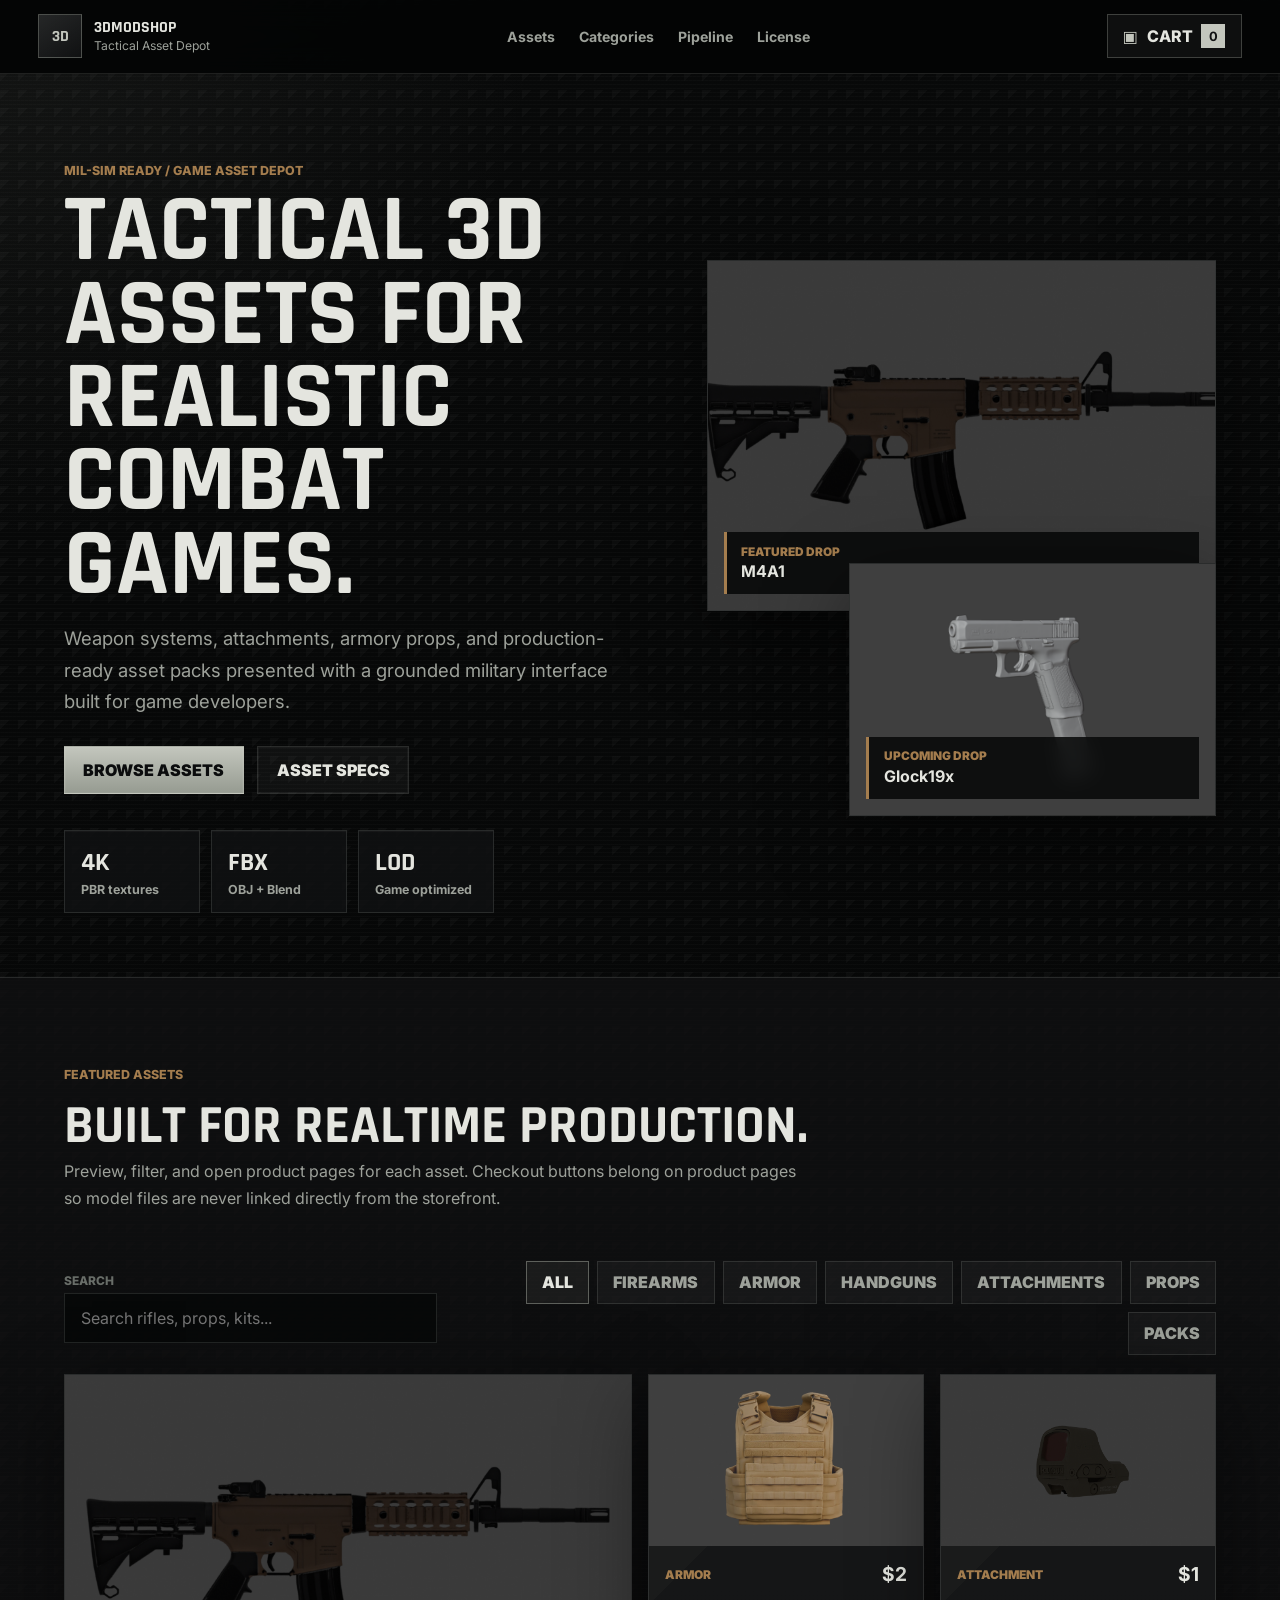
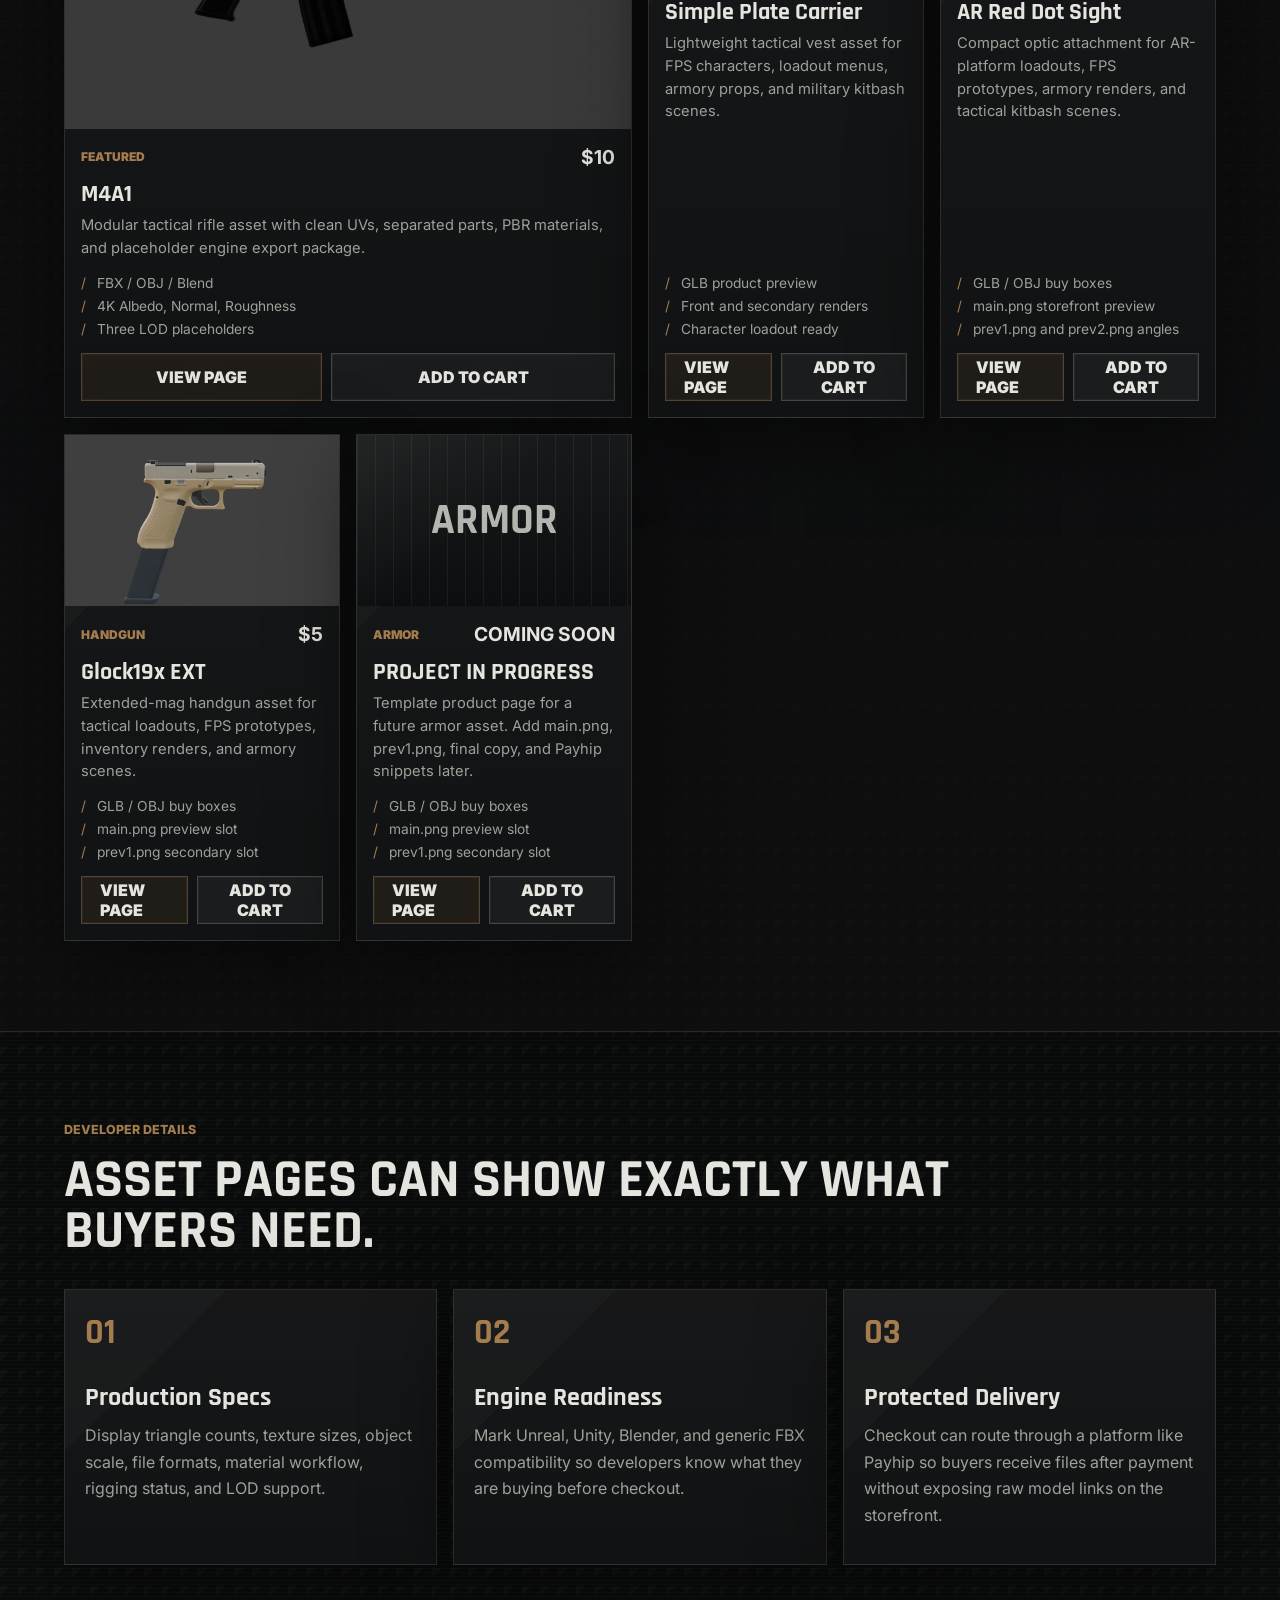
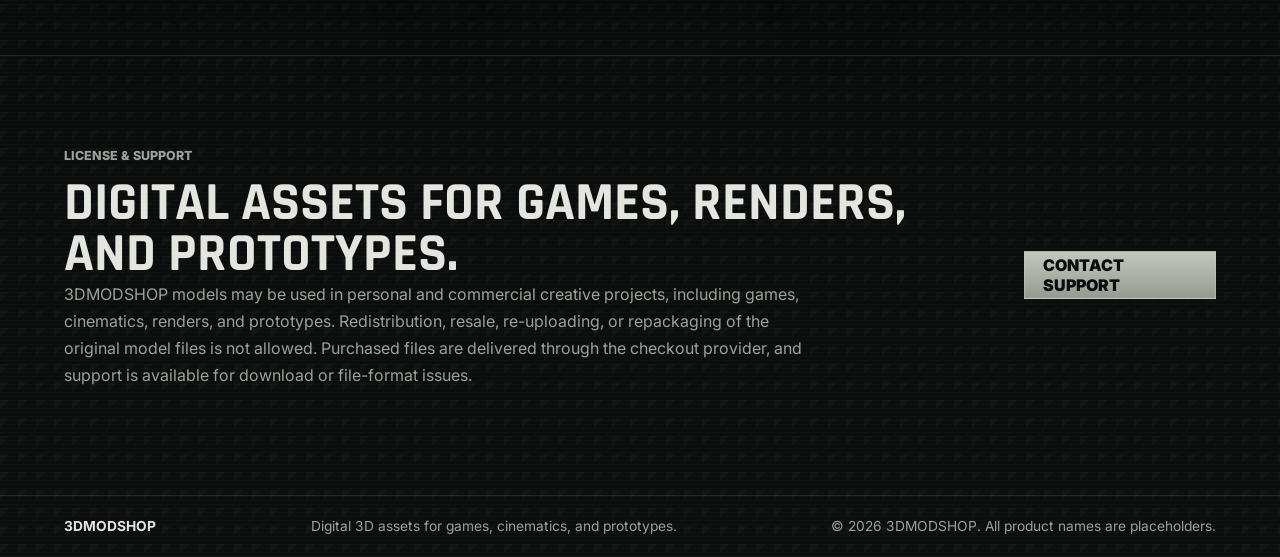
<file: index.html>
<!DOCTYPE html>
<html lang="en">
<head>
  <meta charset="UTF-8">
  <meta name="viewport" content="width=device-width, initial-scale=1.0">
  <title>3DMODSHOP | Tactical 3D Asset Marketplace</title>
  <meta name="description" content="3DMODSHOP sells downloadable tactical 3D weapon and game-development assets with PBR materials, engine-ready formats, and production-focused details.">
  <link rel="preconnect" href="https://fonts.googleapis.com">
  <link rel="preconnect" href="https://fonts.gstatic.com" crossorigin>
  <link href="https://fonts.googleapis.com/css2?family=Rajdhani:wght@500;600;700&family=Inter:wght@400;500;600;700;800&display=swap" rel="stylesheet">
  <link rel="stylesheet" href="styles.css?v=mobile-qa-1">
</head>
<body>
  <div class="site-shell">
    <header class="site-header" data-header>
      <a class="brand" href="#top" aria-label="3DMODSHOP home">
        <span class="brand-mark">3D</span>
        <span>
          <strong>3DMODSHOP</strong>
          <small>Tactical Asset Depot</small>
        </span>
      </a>

      <button class="nav-toggle" type="button" aria-label="Open navigation" aria-expanded="false" data-nav-toggle>
        <span></span>
        <span></span>
      </button>

      <nav class="site-nav" data-nav>
        <a href="#assets">Assets</a>
        <a href="#categories">Categories</a>
        <a href="#pipeline">Pipeline</a>
        <a href="#license">License</a>
      </nav>

      <button class="cart-button" type="button" data-cart-toggle>
        <span class="cart-icon" aria-hidden="true">▣</span>
        <span>Cart</span>
        <strong data-cart-count>0</strong>
      </button>
    </header>

    <main id="top">
      <section class="hero">
        <div class="hero-content">
          <p class="eyebrow">MIL-SIM READY / GAME ASSET DEPOT</p>
          <h1>Tactical 3D assets for realistic combat games.</h1>
          <p class="hero-copy">Weapon systems, attachments, armory props, and production-ready asset packs presented with a grounded military interface built for game developers.</p>
          <div class="hero-actions">
            <a class="button primary" href="#assets">Browse Assets</a>
            <a class="button ghost" href="#pipeline">Asset Specs</a>
          </div>
          <div class="hero-stats" aria-label="Marketplace highlights">
            <span><strong>4K</strong>PBR textures</span>
            <span><strong>FBX</strong>OBJ + Blend</span>
            <span><strong>LOD</strong>Game optimized</span>
          </div>
        </div>

        <div class="hero-media" aria-label="Featured 3D asset previews">
          <article class="preview-card large">
            <img src="assets/images/AR15/main.png" alt="M4A1 3D firearm game asset preview">
            <div>
              <span>Featured Drop</span>
              <strong>M4A1</strong>
            </div>
          </article>
          <article class="preview-card offset">
            <img src="assets/images/AR15/preview2.png" alt="3D tactical weapon asset preview">
            <div>
              <span>UPCOMING Drop</span>
              <strong>Glock19x</strong>
            </div>
          </article>
        </div>
      </section>

      <section class="section band" id="assets">
        <div class="section-heading">
          <p class="eyebrow">Featured assets</p>
          <h2>Built for realtime production.</h2>
          <p>Preview, filter, and open product pages for each asset. Checkout buttons belong on product pages so model files are never linked directly from the storefront.</p>
        </div>

        <div class="store-toolbar" id="categories">
          <label class="search-box">
            <span>Search</span>
            <input type="search" placeholder="Search rifles, props, kits..." data-search>
          </label>
          <div class="filter-group" role="group" aria-label="Asset category filters">
            <button class="filter-button active" type="button" data-filter="all">All</button>
            <button class="filter-button" type="button" data-filter="firearms">Firearms</button>
            <button class="filter-button" type="button" data-filter="armor">Armor</button>
            <button class="filter-button" type="button" data-filter="handguns">Handguns</button>
            <button class="filter-button" type="button" data-filter="attachments">Attachments</button>
            <button class="filter-button" type="button" data-filter="props">Props</button>
            <button class="filter-button" type="button" data-filter="packs">Packs</button>
          </div>
        </div>

        <div class="asset-grid" data-product-grid>
          <article class="asset-card featured" data-category="firearms packs" data-name="m4a1" data-href="models/ars/m4a1/index.html">
            <a class="asset-link" href="models/ars/m4a1/index.html" aria-label="Open M4A1 product page">
              <img src="assets/images/AR15/main.png" alt="M4A1 3D asset">
            </a>
            <div class="asset-body">
              <div class="asset-topline">
                <span>Featured</span>
                <strong>$10</strong>
              </div>
              <h3><a href="models/ars/m4a1/index.html">M4A1</a></h3>
              <p>Modular tactical rifle asset with clean UVs, separated parts, PBR materials, and placeholder engine export package.</p>
              <ul class="spec-list">
                <li>FBX / OBJ / Blend</li>
                <li>4K Albedo, Normal, Roughness</li>
                <li>Three LOD placeholders</li>
              </ul>
              <div class="card-actions">
                <a class="button details-action" href="models/ars/m4a1/index.html">View Page</a>
                <button class="button card-action" type="button" data-add-cart data-name="M4A1" data-price="10" data-url="models/ars/m4a1/index.html">Add to Cart</button>
              </div>
            </div>
          </article>

          <article class="asset-card" data-category="armor tactical vest" data-name="simple plate carrier armored vest" data-href="models/armor/Vests/SimplePlateCarrier/index.html">
            <a class="asset-link" href="models/armor/Vests/SimplePlateCarrier/index.html" aria-label="Open Simple Plate Carrier product page">
              <img src="models/armor/Vests/SimplePlateCarrier/assets/Main.png" alt="Simple Plate Carrier 3D armor asset">
            </a>
            <div class="asset-body">
              <div class="asset-topline">
                <span>Armor</span>
                <strong>$2</strong>
              </div>
              <h3><a href="models/armor/Vests/SimplePlateCarrier/index.html">Simple Plate Carrier</a></h3>
              <p>Lightweight tactical vest asset for FPS characters, loadout menus, armory props, and military kitbash scenes.</p>
              <ul class="spec-list">
                <li>GLB product preview</li>
                <li>Front and secondary renders</li>
                <li>Character loadout ready</li>
              </ul>
              <div class="card-actions">
                <a class="button details-action" href="models/armor/Vests/SimplePlateCarrier/index.html">View Page</a>
                <button class="button card-action" type="button" data-add-cart data-name="Simple Plate Carrier" data-price="2" data-url="models/armor/Vests/SimplePlateCarrier/index.html">Add to Cart</button>
              </div>
            </div>
          </article>

          <article class="asset-card" data-category="attachments optic red dot ar sight" data-name="ar red dot sight ar15 optic attachment" data-href="models/attachments/AR15RedDot/index.html">
            <a class="asset-link" href="models/attachments/AR15RedDot/index.html" aria-label="Open AR Red Dot Sight product page">
              <img src="models/attachments/AR15RedDot/assets/main.png" alt="AR Red Dot Sight 3D attachment asset">
            </a>
            <div class="asset-body">
              <div class="asset-topline">
                <span>Attachment</span>
                <strong>$1</strong>
              </div>
              <h3><a href="models/attachments/AR15RedDot/index.html">AR Red Dot Sight</a></h3>
              <p>Compact optic attachment for AR-platform loadouts, FPS prototypes, armory renders, and tactical kitbash scenes.</p>
              <ul class="spec-list">
                <li>GLB / OBJ buy boxes</li>
                <li>main.png storefront preview</li>
                <li>prev1.png and prev2.png angles</li>
              </ul>
              <div class="card-actions">
                <a class="button details-action" href="models/attachments/AR15RedDot/index.html">View Page</a>
                <button class="button card-action" type="button" data-add-cart data-name="AR Red Dot Sight" data-price="1" data-url="models/attachments/AR15RedDot/index.html">Add to Cart</button>
              </div>
            </div>
          </article>

          <article class="asset-card" data-category="handguns firearms pistol sidearm glock extended magazine" data-name="glock19x ext 24rnd handgun pistol sidearm" data-href="models/handguns/Glock19x EXT/index.html">
            <a class="asset-link" href="models/handguns/Glock19x EXT/index.html" aria-label="Open Glock19x EXT product page">
              <img src="models/handguns/Glock19x EXT/assets/main.png" alt="Glock19x EXT 24rnd Mag 3D handgun asset">
            </a>
            <div class="asset-body">
              <div class="asset-topline">
                <span>Handgun</span>
                <strong>$5</strong>
              </div>
              <h3><a href="models/handguns/Glock19x EXT/index.html">Glock19x EXT</a></h3>
              <p>Extended-mag handgun asset for tactical loadouts, FPS prototypes, inventory renders, and armory scenes.</p>
              <ul class="spec-list">
                <li>GLB / OBJ buy boxes</li>
                <li>main.png preview slot</li>
                <li>prev1.png secondary slot</li>
              </ul>
              <div class="card-actions">
                <a class="button details-action" href="models/handguns/Glock19x EXT/index.html">View Page</a>
                <button class="button card-action" type="button" data-add-cart data-name="Glock19x EXT" data-price="5" data-url="models/handguns/Glock19x EXT/index.html">Add to Cart</button>
              </div>
            </div>
          </article>

          <article class="asset-card" data-category="armor template" data-name="empty armor placeholder vest helmet plate carrier" data-href="models/armor/empty/index.html">
            <a class="asset-link" href="models/armor/empty/index.html" aria-label="Open Empty Armor product page">
              <div class="asset-placeholder">ARMOR</div>
            </a>
            <div class="asset-body">
              <div class="asset-topline">
                <span>Armor</span>
                <strong>COMING SOON</strong>
              </div>
              <h3><a href="models/armor/empty/index.html">PROJECT IN PROGRESS</a></h3>
              <p>Template product page for a future armor asset. Add main.png, prev1.png, final copy, and Payhip snippets later.</p>
              <ul class="spec-list">
                <li>GLB / OBJ buy boxes</li>
                <li>main.png preview slot</li>
                <li>prev1.png secondary slot</li>
              </ul>
              <div class="card-actions">
                <a class="button details-action" href="models/armor/empty/index.html">View Page</a>
                <button class="button card-action" type="button" data-add-cart data-name="Empty Armor" data-price="0" data-url="models/armor/empty/index.html">Add to Cart</button>
              </div>
            </div>
          </article>

        </div>
      </section>

      <section class="section pipeline" id="pipeline">
        <div class="section-heading">
          <p class="eyebrow">Developer details</p>
          <h2>Asset pages can show exactly what buyers need.</h2>
        </div>
        <div class="pipeline-grid">
          <article>
            <span>01</span>
            <h3>Production Specs</h3>
            <p>Display triangle counts, texture sizes, object scale, file formats, material workflow, rigging status, and LOD support.</p>
          </article>
          <article>
            <span>02</span>
            <h3>Engine Readiness</h3>
            <p>Mark Unreal, Unity, Blender, and generic FBX compatibility so developers know what they are buying before checkout.</p>
          </article>
          <article>
            <span>03</span>
            <h3>Protected Delivery</h3>
            <p>Checkout can route through a platform like Payhip so buyers receive files after payment without exposing raw model links on the storefront.</p>
          </article>
        </div>
      </section>

      <section class="section license" id="license">
        <div>
          <p class="eyebrow">License & Support</p>
          <h2>Digital assets for games, renders, and prototypes.</h2>
          <p>3DMODSHOP models may be used in personal and commercial creative projects, including games, cinematics, renders, and prototypes. Redistribution, resale, re-uploading, or repackaging of the original model files is not allowed. Purchased files are delivered through the checkout provider, and support is available for download or file-format issues.</p>
        </div>
        <a class="button primary" href="mailto:support@example.com">Contact Support</a>
      </section>
    </main>

    <footer class="site-footer">
      <strong>3DMODSHOP</strong>
      <span>Digital 3D assets for games, cinematics, and prototypes.</span>
      <span>© 2026 3DMODSHOP. All product names are placeholders.</span>
    </footer>
  </div>

  <aside class="cart-drawer" aria-label="Shopping cart" aria-hidden="true" data-cart-drawer>
    <div class="cart-panel">
      <div class="cart-head">
        <div>
          <span class="eyebrow">Cart</span>
          <h2>Asset Loadout</h2>
        </div>
        <button class="icon-button" type="button" aria-label="Close cart" data-cart-close>×</button>
      </div>
      <div class="cart-items" data-cart-items>
        <p class="empty-cart">No assets added yet.</p>
      </div>
      <div class="cart-total">
        <span>Total</span>
        <strong data-cart-total>$0</strong>
      </div>
      <button class="button primary checkout" type="button" data-checkout>Checkout</button>
      <p class="cart-note" data-cart-note>Checkout happens on each product page through protected Payhip delivery.</p>
    </div>
  </aside>

  <script src="script.js"></script>
</body>
</html>
</file>
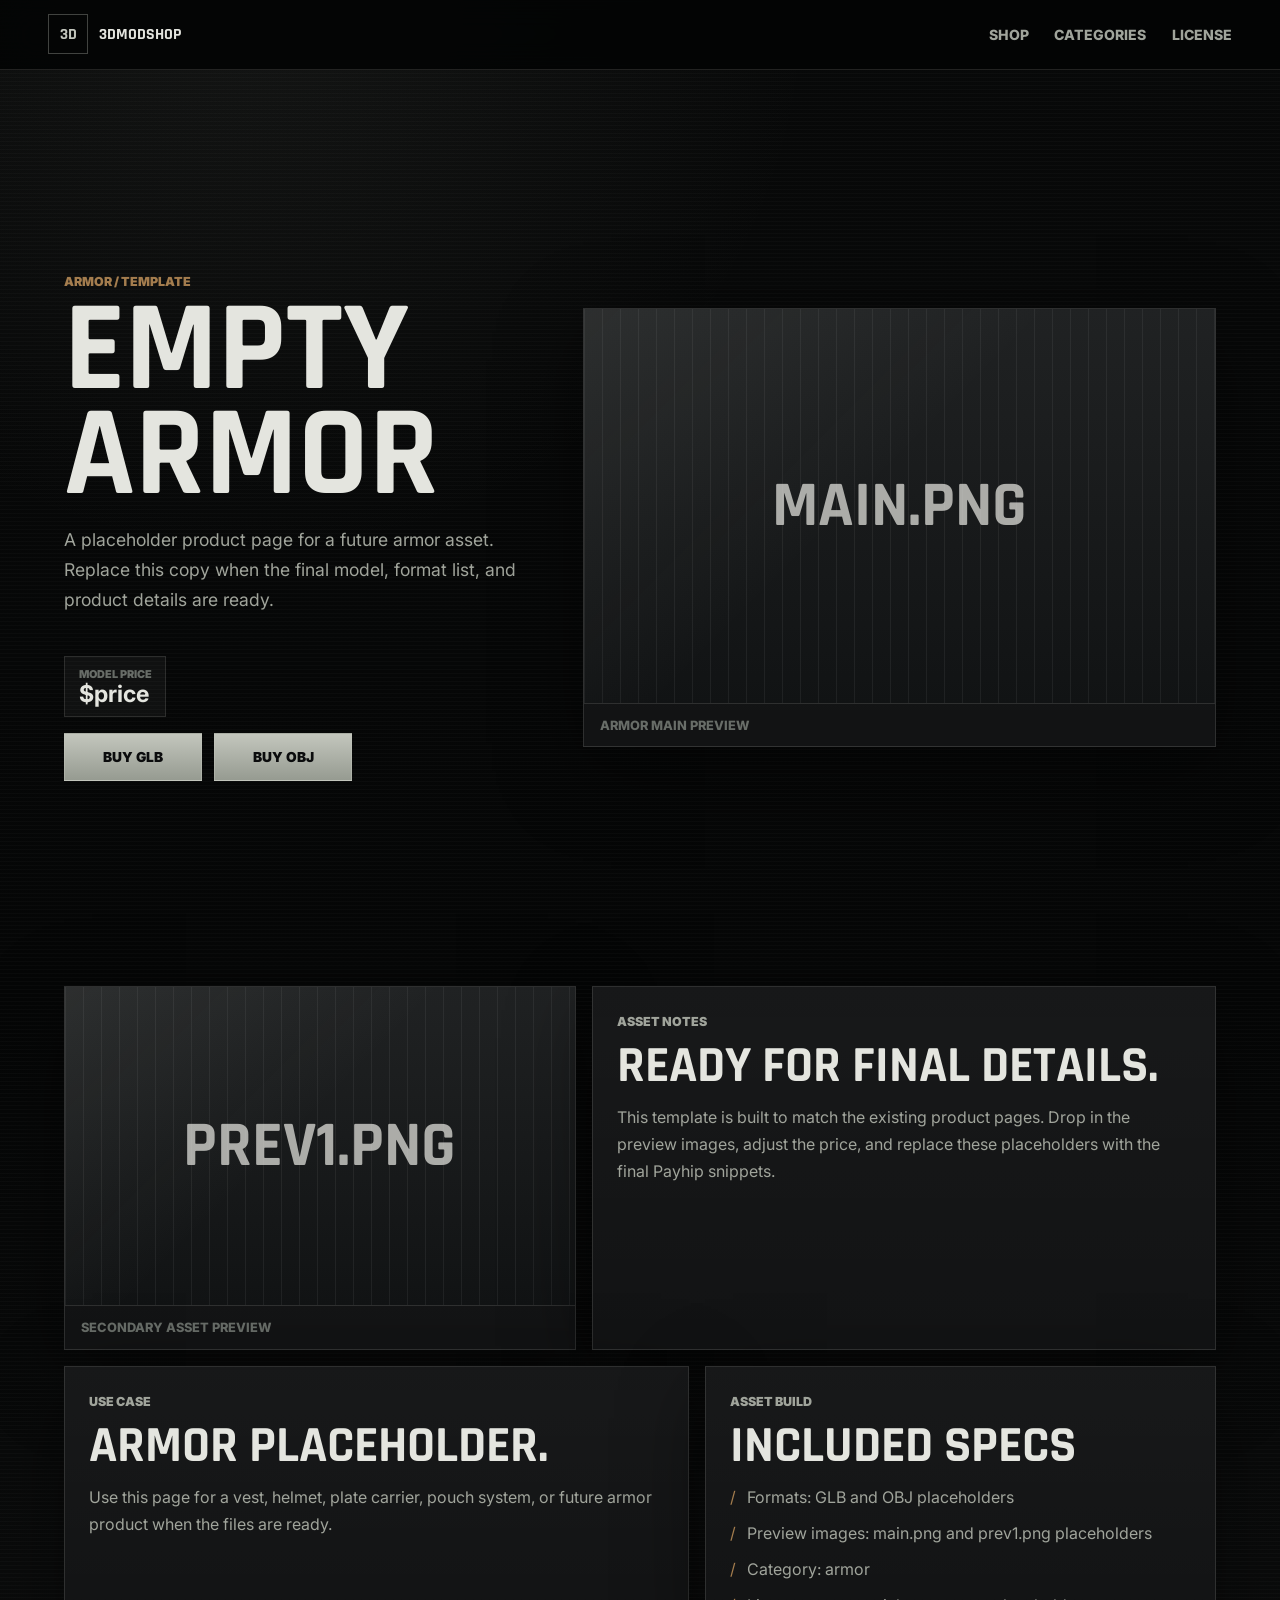
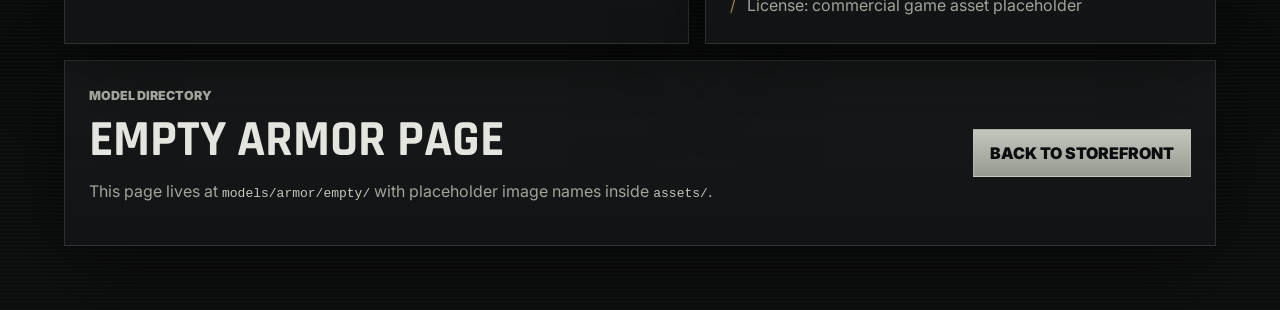
<file: models/armor/COMING SOON POST/index.html>
<!DOCTYPE html>
<html lang="en">
<head>
  <meta charset="UTF-8">
  <meta name="viewport" content="width=device-width, initial-scale=1.0">
  <title>Empty Armor | 3DMODSHOP</title>
  <meta name="description" content="Empty armor product page template for 3DMODSHOP.">
  <link rel="preconnect" href="https://fonts.googleapis.com">
  <link rel="preconnect" href="https://fonts.gstatic.com" crossorigin>
  <link href="https://fonts.googleapis.com/css2?family=Rajdhani:wght@500;600;700&family=Inter:wght@400;500;600;700;800&display=swap" rel="stylesheet">
  <link rel="stylesheet" href="model.css?v=mobile-qa-1">
</head>
<body>
  <header class="model-header">
    <a class="brand" href="../../../index.html">
      <span>3D</span>
      <strong>3DMODSHOP</strong>
    </a>
    <nav>
      <a href="../../../index.html#assets">Shop</a>
      <a href="../../../index.html#categories">Categories</a>
      <a href="../../../index.html#license">License</a>
    </nav>
  </header>

  <main>
    <section class="product-hero">
      <div class="hero-copy">
        <p class="eyebrow">ARMOR / TEMPLATE</p>
        <h1>Empty Armor</h1>
        <p class="lead">A placeholder product page for a future armor asset. Replace this copy when the final model, format list, and product details are ready.</p>
        <div class="price-badge">
          <span>Model Price</span>
          <strong>$price</strong>
        </div>
        <div class="buy-row">
          <button class="asset-buy-button" type="button">Buy GLB</button>
          <button class="asset-buy-button" type="button">Buy OBJ</button>
        </div>
      </div>

      <figure class="hero-image">
        <div class="image-placeholder">main.png</div>
        <figcaption>Armor main preview</figcaption>
      </figure>
    </section>

    <section class="preview-strip">
      <figure>
        <div class="image-placeholder">prev1.png</div>
        <figcaption>Secondary asset preview</figcaption>
      </figure>
      <article>
        <p class="eyebrow">Asset Notes</p>
        <h2>Ready for final details.</h2>
        <p>This template is built to match the existing product pages. Drop in the preview images, adjust the price, and replace these placeholders with the final Payhip snippets.</p>
      </article>
    </section>

    <section class="details-grid">
      <article>
        <p class="eyebrow">Use Case</p>
        <h2>Armor placeholder.</h2>
        <p>Use this page for a vest, helmet, plate carrier, pouch system, or future armor product when the files are ready.</p>
      </article>

      <article>
        <p class="eyebrow">Asset Build</p>
        <h2>Included Specs</h2>
        <ul class="spec-list">
          <li>Formats: GLB and OBJ placeholders</li>
          <li>Preview images: main.png and prev1.png placeholders</li>
          <li>Category: armor</li>
          <li>License: commercial game asset placeholder</li>
        </ul>
      </article>
    </section>

    <section class="loadout-panel">
      <div>
        <p class="eyebrow">Model Directory</p>
        <h2>Empty armor page</h2>
        <p>This page lives at <code>models/armor/empty/</code> with placeholder image names inside <code>assets/</code>.</p>
      </div>
      <a class="back-link" href="../../../index.html">Back to storefront</a>
    </section>
  </main>
</body>
</html>
</file>
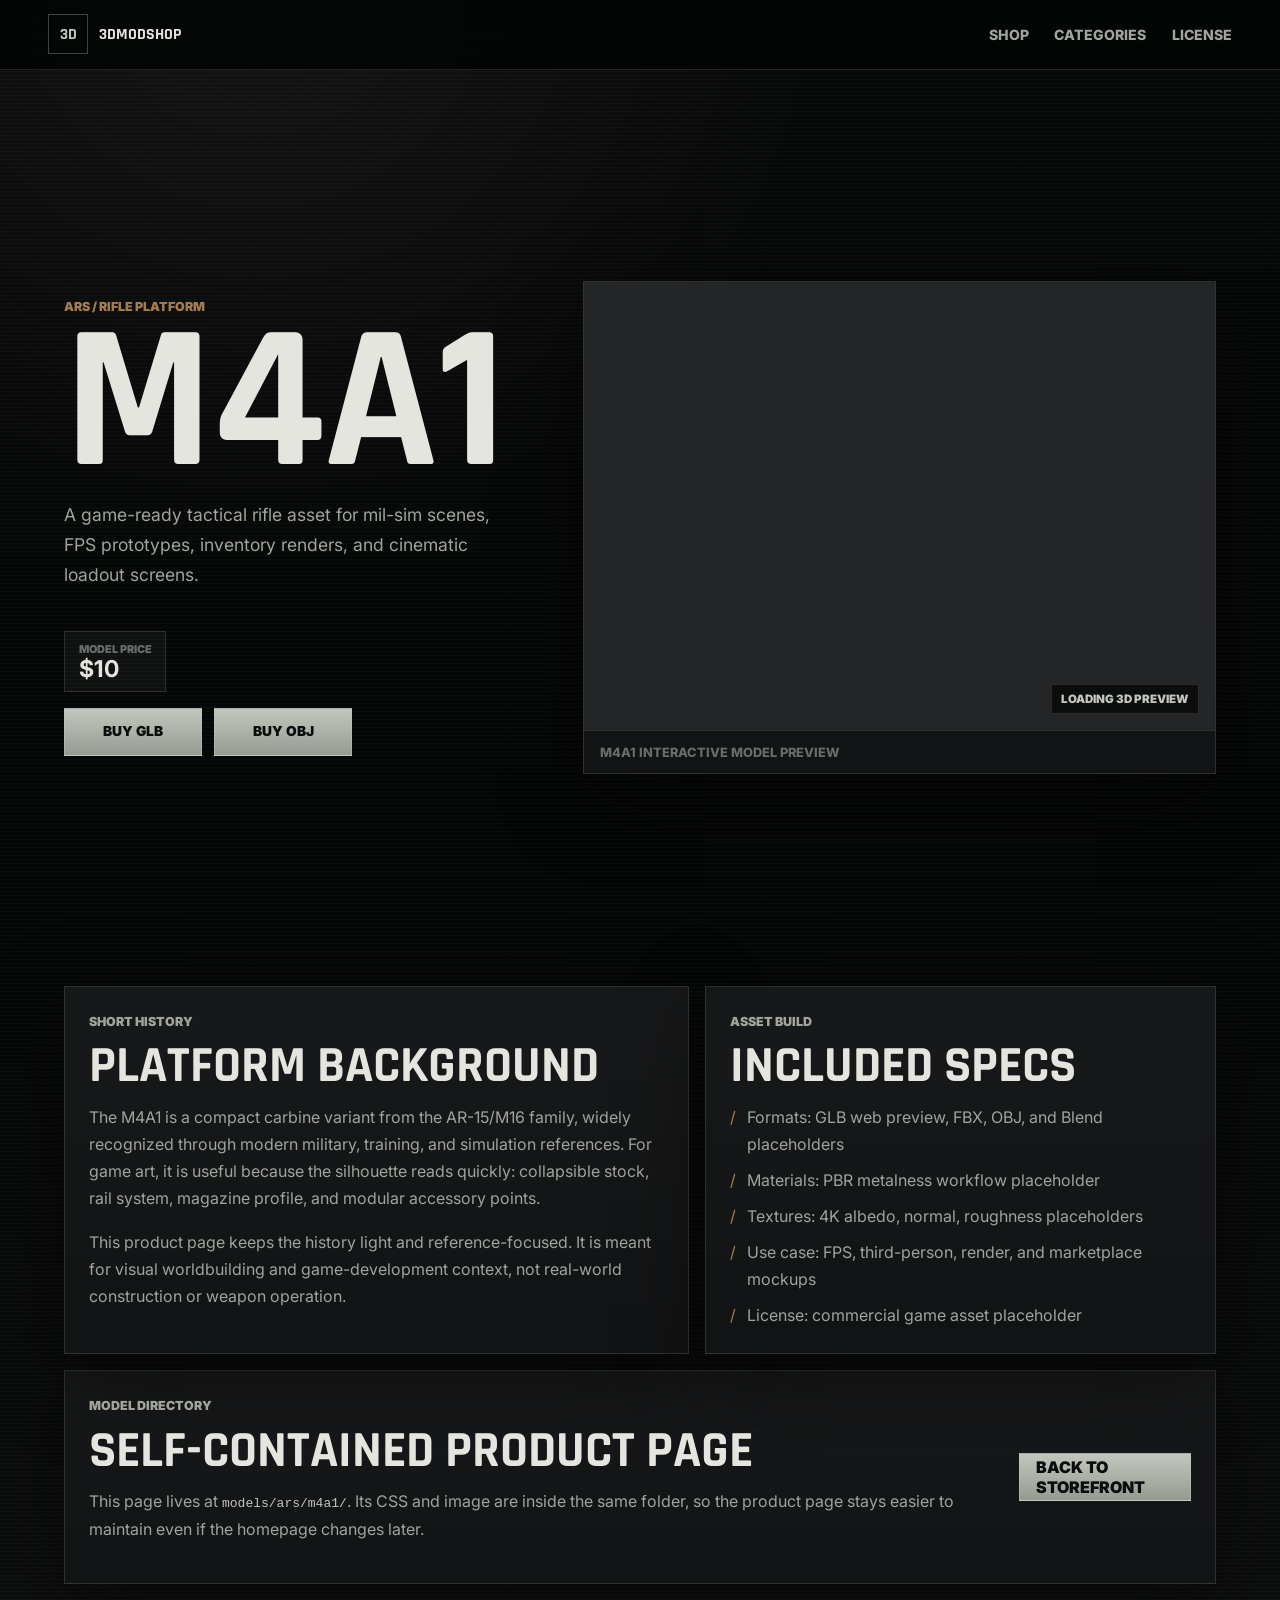
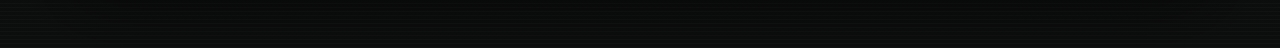
<file: models/ars/m4a1/index.html>
<!DOCTYPE html>
<html lang="en">
<head>
  <script type="text/javascript" src="https://payhip.com/payhip.js"></script>
  <meta charset="UTF-8">
  <meta name="viewport" content="width=device-width, initial-scale=1.0">
  <title>M4A1 | 3DMODSHOP</title>
  <meta name="description" content="M4A1 3D model product page for 3DMODSHOP with history notes, asset specs, pricing, and download placeholders.">
  <link rel="preconnect" href="https://fonts.googleapis.com">
  <link rel="preconnect" href="https://fonts.gstatic.com" crossorigin>
  <link href="https://fonts.googleapis.com/css2?family=Rajdhani:wght@500;600;700&family=Inter:wght@400;500;600;700;800&display=swap" rel="stylesheet">
  <link rel="stylesheet" href="model.css?v=mobile-qa-1">
</head>
<body>
  <header class="model-header">
    <a class="brand" href="../../../index.html">
      <span>3D</span>
      <strong>3DMODSHOP</strong>
    </a>
    <nav>
      <a href="../../../index.html#assets">Shop</a>
      <a href="../../../index.html#categories">Categories</a>
      <a href="../../../index.html#license">License</a>
    </nav>
  </header>

  <main>
    <section class="product-hero">
      <div class="hero-copy">
        <p class="eyebrow">ARS / RIFLE PLATFORM</p>
        <h1>M4A1</h1>
        <p class="lead">A game-ready tactical rifle asset for mil-sim scenes, FPS prototypes, inventory renders, and cinematic loadout screens.</p>
        <div class="price-badge">
          <span>Model Price</span>
          <strong>$10</strong>
        </div>
        <div class="buy-row">
          <a href="https://payhip.com/b/4EvS7" class="payhip-buy-button asset-buy-button" data-target-variant="1787808217937" data-theme="grey" data-product="4EvS7">Buy GLB</a>
          <a href="https://payhip.com/b/4EvS7" class="payhip-buy-button asset-buy-button" data-target-variant="1787808615288" data-theme="grey" data-product="4EvS7">Buy OBJ</a>
        </div>
      </div>

      <figure class="hero-image">
        <div id="m4a1Viewer" class="model-stage" role="img" aria-label="Interactive M4A1 3D model preview">
          <img src="assets/main.png" alt="" aria-hidden="true">
          <div id="m4a1Loading" class="model-progress">
            <span>Loading 3D preview</span>
          </div>
        </div>
        <figcaption>M4A1 interactive model preview</figcaption>
      </figure>
    </section>

    <section class="details-grid">
      <article>
        <p class="eyebrow">Short History</p>
        <h2>Platform Background</h2>
        <p>The M4A1 is a compact carbine variant from the AR-15/M16 family, widely recognized through modern military, training, and simulation references. For game art, it is useful because the silhouette reads quickly: collapsible stock, rail system, magazine profile, and modular accessory points.</p>
        <p>This product page keeps the history light and reference-focused. It is meant for visual worldbuilding and game-development context, not real-world construction or weapon operation.</p>
      </article>

      <article>
        <p class="eyebrow">Asset Build</p>
        <h2>Included Specs</h2>
        <ul class="spec-list">
          <li>Formats: GLB web preview, FBX, OBJ, and Blend placeholders</li>
          <li>Materials: PBR metalness workflow placeholder</li>
          <li>Textures: 4K albedo, normal, roughness placeholders</li>
          <li>Use case: FPS, third-person, render, and marketplace mockups</li>
          <li>License: commercial game asset placeholder</li>
        </ul>
      </article>
    </section>

    <section class="loadout-panel">
      <div>
        <p class="eyebrow">Model Directory</p>
        <h2>Self-contained product page</h2>
        <p>This page lives at <code>models/ars/m4a1/</code>. Its CSS and image are inside the same folder, so the product page stays easier to maintain even if the homepage changes later.</p>
      </div>
      <a class="back-link" href="../../../index.html">Back to storefront</a>
    </section>
  </main>
  <script src="assets/three.min.js?v=draco-1"></script>
  <script src="assets/OrbitControls.js?v=draco-1"></script>
  <script src="assets/GLTFLoader.js?v=draco-1"></script>
  <script src="assets/draco-decoder-inline.js?v=draco-2"></script>
  <script src="assets/DRACOLoader.js?v=draco-2"></script>
  <script src="assets/m4a1-glb-data.js?v=draco-1"></script>
  <script src="assets/m4a1-viewer.js?v=draco-2"></script>
  <script>
    (() => {
      const compactPayhipButtons = () => {
        document.querySelectorAll(".asset-buy-button").forEach((button) => {
          button.style.setProperty("display", "inline-flex", "important");
          button.style.setProperty("box-sizing", "border-box", "important");
          button.style.setProperty("width", "8.6rem", "important");
          button.style.setProperty("min-width", "0", "important");
          button.style.setProperty("max-width", "8.6rem", "important");
          button.style.setProperty("height", "3rem", "important");
          button.style.setProperty("min-height", "3rem", "important");
          button.style.setProperty("max-height", "3rem", "important");
          button.style.setProperty("align-items", "center", "important");
          button.style.setProperty("justify-content", "center", "important");
          button.style.setProperty("padding", "0", "important");
          button.style.setProperty("line-height", "1", "important");
          button.style.setProperty("overflow", "hidden", "important");
        });
      };

      window.addEventListener("load", compactPayhipButtons);
      setTimeout(compactPayhipButtons, 600);
      setTimeout(compactPayhipButtons, 1800);
    })();
  </script>
</body>
</html>
</file>
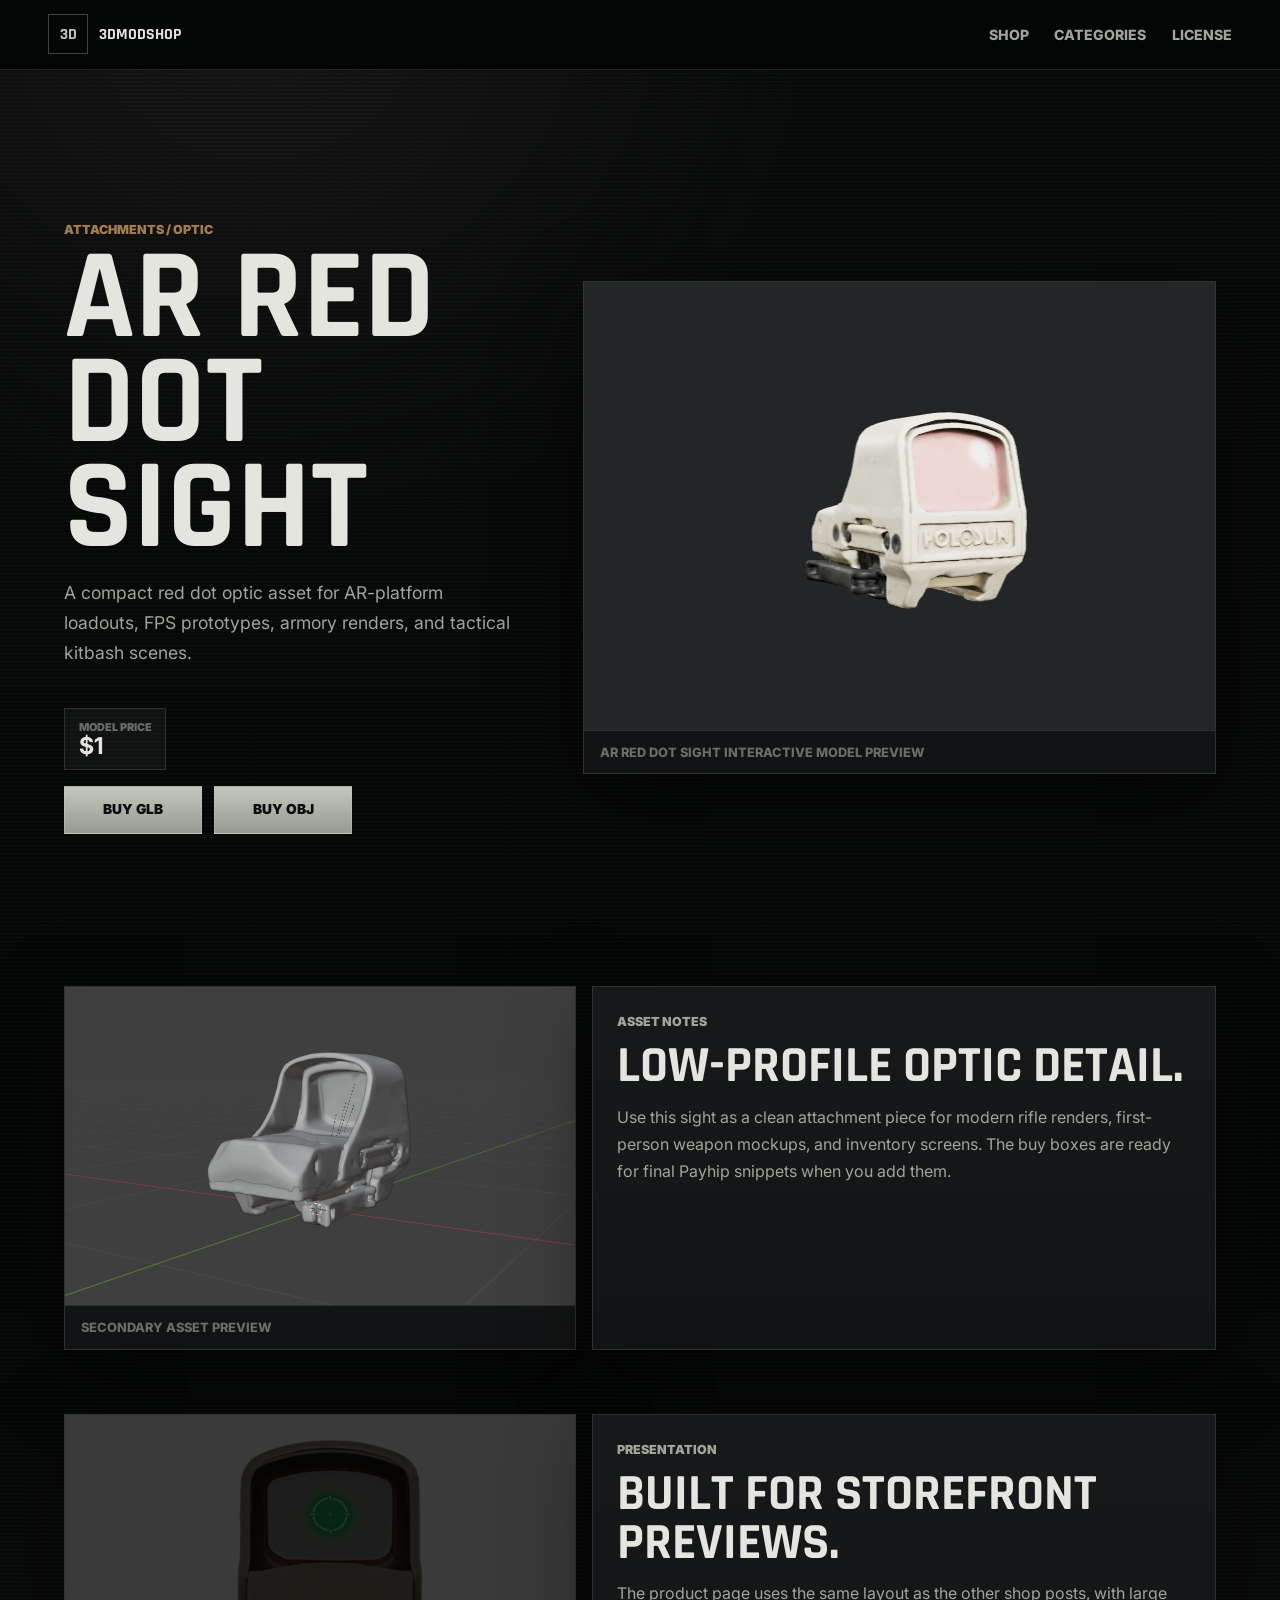
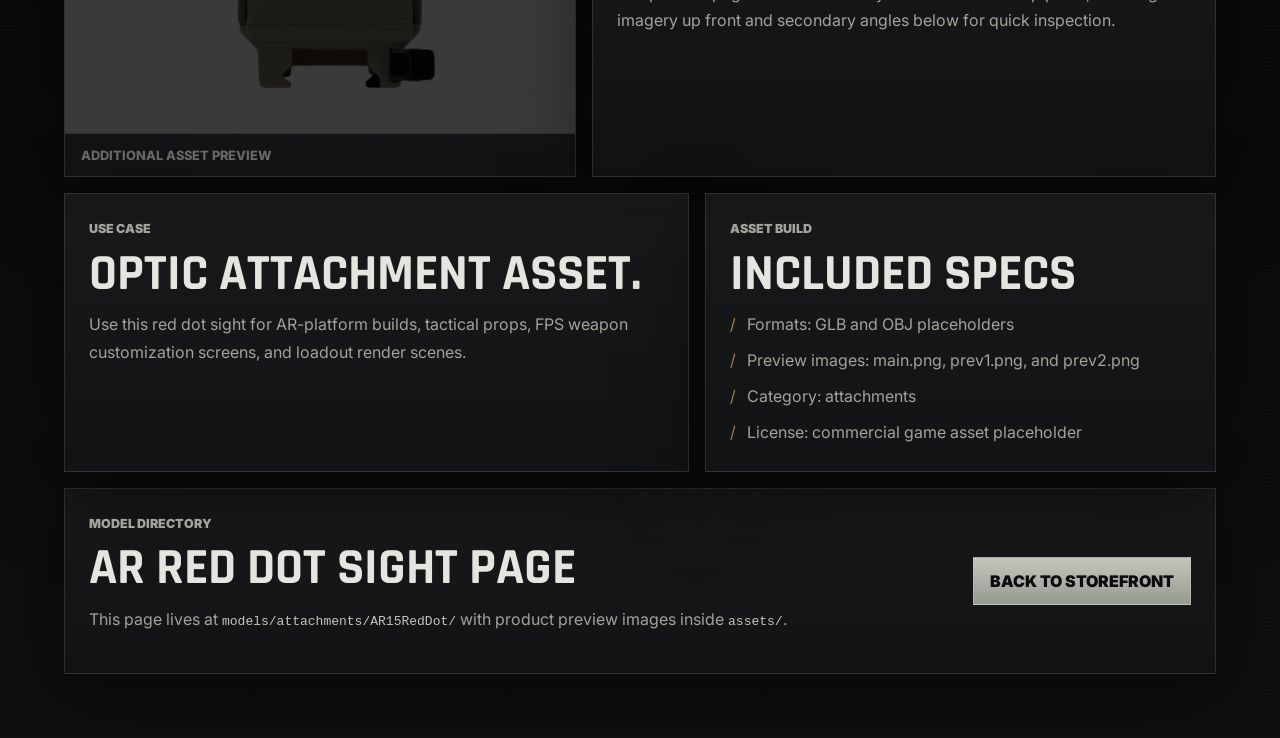
<file: models/attachments/AR15RedDot/index.html>
<!DOCTYPE html>
<html lang="en">
<head>
  <meta charset="UTF-8">
  <meta name="viewport" content="width=device-width, initial-scale=1.0">
  <title>AR Red Dot Sight | 3DMODSHOP</title>
  <meta name="description" content="AR Red Dot Sight 3D attachment product page for 3DMODSHOP with preview images, asset specs, pricing, and buy placeholders.">
  <script type="text/javascript" src="https://payhip.com/payhip.js"></script>
  <link rel="preconnect" href="https://fonts.googleapis.com">
  <link rel="preconnect" href="https://fonts.gstatic.com" crossorigin>
  <link href="https://fonts.googleapis.com/css2?family=Rajdhani:wght@500;600;700&family=Inter:wght@400;500;600;700;800&display=swap" rel="stylesheet">
  <link rel="stylesheet" href="model.css?v=mobile-qa-1">
</head>
<body>
  <header class="model-header">
    <a class="brand" href="../../../index.html">
      <span>3D</span>
      <strong>3DMODSHOP</strong>
    </a>
    <nav>
      <a href="../../../index.html#assets">Shop</a>
      <a href="../../../index.html#categories">Categories</a>
      <a href="../../../index.html#license">License</a>
    </nav>
  </header>

  <main>
    <section class="product-hero">
      <div class="hero-copy">
        <p class="eyebrow">ATTACHMENTS / OPTIC</p>
        <h1>AR Red Dot Sight</h1>
        <p class="lead">A compact red dot optic asset for AR-platform loadouts, FPS prototypes, armory renders, and tactical kitbash scenes.</p>
        <div class="price-badge">
          <span>Model Price</span>
          <strong>$1</strong>
        </div>
        <div class="buy-row">
          <a href="https://payhip.com/b/SVFz1" class="payhip-buy-button asset-buy-button" data-target-variant="1787814198232" data-theme="grey" data-product="SVFz1">Buy GLB</a>
          <a href="https://payhip.com/b/SVFz1" class="payhip-buy-button asset-buy-button" data-target-variant="1787814211429" data-theme="grey" data-product="SVFz1">Buy OBJ</a>
        </div>
      </div>

      <figure class="hero-image">
        <div id="redDotViewer" class="model-stage" role="img" aria-label="Interactive AR Red Dot Sight 3D model preview">
          <img src="assets/main.png" alt="" aria-hidden="true">
          <div id="redDotLoading" class="model-progress">
            <span>Loading 3D preview</span>
          </div>
        </div>
        <figcaption>AR Red Dot Sight interactive model preview</figcaption>
      </figure>
    </section>

    <section class="preview-strip">
      <figure>
        <img src="assets/prev1.png" alt="AR Red Dot Sight secondary preview">
        <figcaption>Secondary asset preview</figcaption>
      </figure>
      <article>
        <p class="eyebrow">Asset Notes</p>
        <h2>Low-profile optic detail.</h2>
        <p>Use this sight as a clean attachment piece for modern rifle renders, first-person weapon mockups, and inventory screens. The buy boxes are ready for final Payhip snippets when you add them.</p>
      </article>
    </section>

    <section class="preview-strip">
      <figure>
        <img src="assets/prev2.png" alt="AR Red Dot Sight third preview">
        <figcaption>Additional asset preview</figcaption>
      </figure>
      <article>
        <p class="eyebrow">Presentation</p>
        <h2>Built for storefront previews.</h2>
        <p>The product page uses the same layout as the other shop posts, with large imagery up front and secondary angles below for quick inspection.</p>
      </article>
    </section>

    <section class="details-grid">
      <article>
        <p class="eyebrow">Use Case</p>
        <h2>Optic attachment asset.</h2>
        <p>Use this red dot sight for AR-platform builds, tactical props, FPS weapon customization screens, and loadout render scenes.</p>
      </article>

      <article>
        <p class="eyebrow">Asset Build</p>
        <h2>Included Specs</h2>
        <ul class="spec-list">
          <li>Formats: GLB and OBJ placeholders</li>
          <li>Preview images: main.png, prev1.png, and prev2.png</li>
          <li>Category: attachments</li>
          <li>License: commercial game asset placeholder</li>
        </ul>
      </article>
    </section>

    <section class="loadout-panel">
      <div>
        <p class="eyebrow">Model Directory</p>
        <h2>AR Red Dot Sight page</h2>
        <p>This page lives at <code>models/attachments/AR15RedDot/</code> with product preview images inside <code>assets/</code>.</p>
      </div>
      <a class="back-link" href="../../../index.html">Back to storefront</a>
    </section>
  </main>
  <script src="assets/three.min.js"></script>
  <script src="assets/OrbitControls.js"></script>
  <script src="assets/GLTFLoader.js"></script>
  <script src="assets/red-dot-glb-data.js"></script>
  <script src="assets/red-dot-viewer.js"></script>
  <script>
    (() => {
      const compactPayhipButtons = () => {
        document.querySelectorAll(".asset-buy-button").forEach((button) => {
          button.style.setProperty("display", "inline-flex", "important");
          button.style.setProperty("box-sizing", "border-box", "important");
          button.style.setProperty("width", "8.6rem", "important");
          button.style.setProperty("min-width", "0", "important");
          button.style.setProperty("max-width", "8.6rem", "important");
          button.style.setProperty("height", "3rem", "important");
          button.style.setProperty("min-height", "3rem", "important");
          button.style.setProperty("max-height", "3rem", "important");
          button.style.setProperty("align-items", "center", "important");
          button.style.setProperty("justify-content", "center", "important");
          button.style.setProperty("padding", "0", "important");
          button.style.setProperty("line-height", "1", "important");
          button.style.setProperty("overflow", "hidden", "important");
        });
      };

      window.addEventListener("load", compactPayhipButtons);
      setTimeout(compactPayhipButtons, 600);
      setTimeout(compactPayhipButtons, 1800);
    })();
  </script>
</body>
</html>
</file>
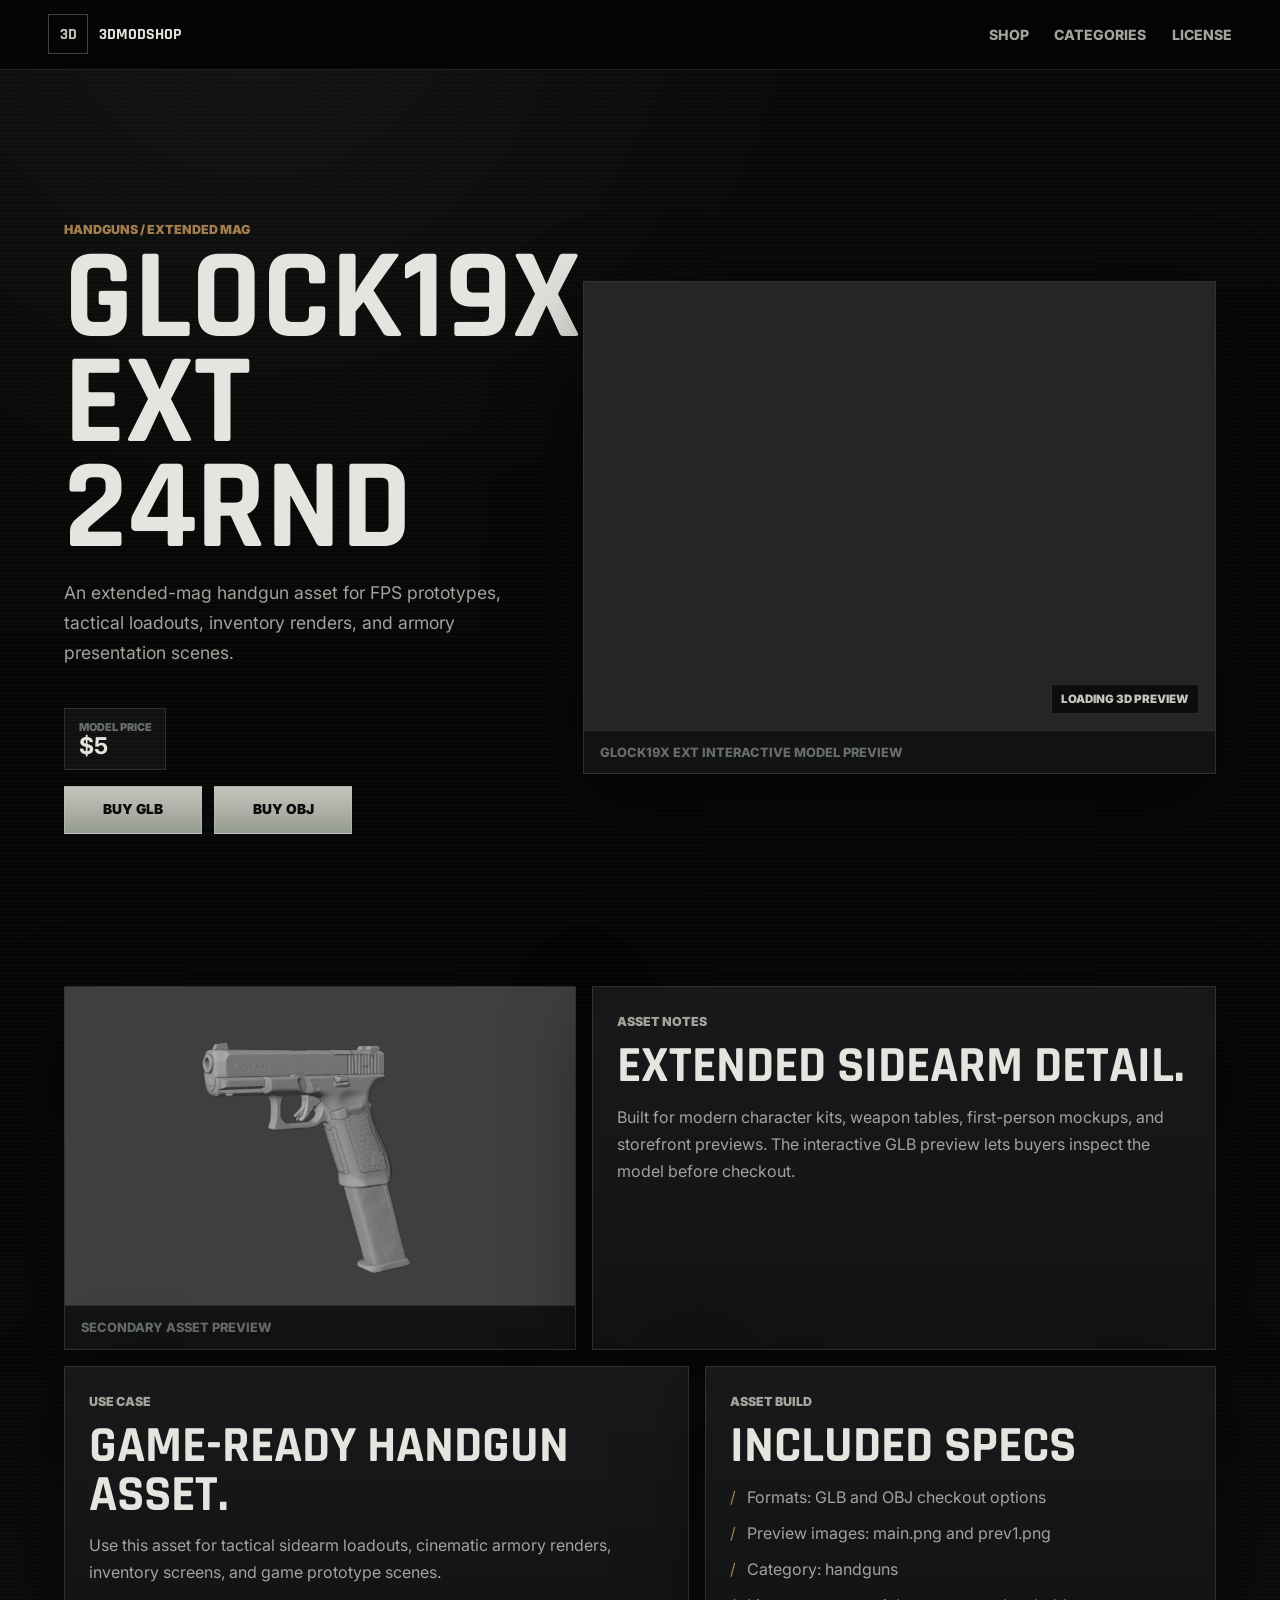
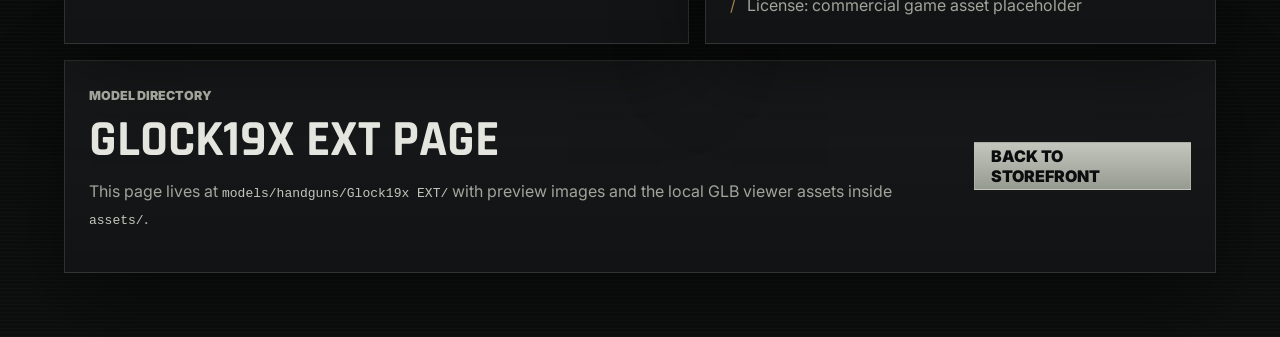
<file: models/handguns/Glock19x EXT/index.html>
<!DOCTYPE html>
<html lang="en">
<head>
  <script type="text/javascript" src="https://payhip.com/payhip.js"></script>
  <meta charset="UTF-8">
  <meta name="viewport" content="width=device-width, initial-scale=1.0">
  <title>Glock19x EXT 24rnd | 3DMODSHOP</title>
  <meta name="description" content="Glock19x EXT 24rnd 3D handgun product page for 3DMODSHOP with interactive model preview, asset specs, pricing, and Payhip checkout.">
  <link rel="preconnect" href="https://fonts.googleapis.com">
  <link rel="preconnect" href="https://fonts.gstatic.com" crossorigin>
  <link href="https://fonts.googleapis.com/css2?family=Rajdhani:wght@500;600;700&family=Inter:wght@400;500;600;700;800&display=swap" rel="stylesheet">
  <link rel="stylesheet" href="model.css?v=mobile-qa-1">
</head>
<body>
  <header class="model-header">
    <a class="brand" href="../../../index.html">
      <span>3D</span>
      <strong>3DMODSHOP</strong>
    </a>
    <nav>
      <a href="../../../index.html#assets">Shop</a>
      <a href="../../../index.html#categories">Categories</a>
      <a href="../../../index.html#license">License</a>
    </nav>
  </header>

  <main>
    <section class="product-hero">
      <div class="hero-copy">
        <p class="eyebrow">HANDGUNS / EXTENDED MAG</p>
        <h1>Glock19x EXT 24rnd</h1>
        <p class="lead">An extended-mag handgun asset for FPS prototypes, tactical loadouts, inventory renders, and armory presentation scenes.</p>
        <div class="price-badge">
          <span>Model Price</span>
          <strong>$5</strong>
        </div>
        <div class="buy-row">
          <a href="https://payhip.com/b/LuX3h" class="payhip-buy-button asset-buy-button" data-target-variant="1787817699894" data-theme="grey" data-product="LuX3h">Buy GLB</a>
          <a href="https://payhip.com/b/LuX3h" class="payhip-buy-button asset-buy-button" data-target-variant="1787817718316" data-theme="grey" data-product="LuX3h">Buy OBJ</a>
        </div>
      </div>

      <figure class="hero-image">
        <div id="glock19xViewer" class="model-stage" role="img" aria-label="Interactive Glock19x EXT 24rnd 3D model preview">
          <img src="assets/main.png" alt="" aria-hidden="true">
          <div id="glock19xLoading" class="model-progress">
            <span>Loading 3D preview</span>
          </div>
        </div>
        <figcaption>Glock19x EXT interactive model preview</figcaption>
      </figure>
    </section>

    <section class="preview-strip">
      <figure>
        <img src="assets/prev1.png" alt="Glock19x EXT secondary preview">
        <figcaption>Secondary asset preview</figcaption>
      </figure>
      <article>
        <p class="eyebrow">Asset Notes</p>
        <h2>Extended sidearm detail.</h2>
        <p>Built for modern character kits, weapon tables, first-person mockups, and storefront previews. The interactive GLB preview lets buyers inspect the model before checkout.</p>
      </article>
    </section>

    <section class="details-grid">
      <article>
        <p class="eyebrow">Use Case</p>
        <h2>Game-ready handgun asset.</h2>
        <p>Use this asset for tactical sidearm loadouts, cinematic armory renders, inventory screens, and game prototype scenes.</p>
      </article>

      <article>
        <p class="eyebrow">Asset Build</p>
        <h2>Included Specs</h2>
        <ul class="spec-list">
          <li>Formats: GLB and OBJ checkout options</li>
          <li>Preview images: main.png and prev1.png</li>
          <li>Category: handguns</li>
          <li>License: commercial game asset placeholder</li>
        </ul>
      </article>
    </section>

    <section class="loadout-panel">
      <div>
        <p class="eyebrow">Model Directory</p>
        <h2>Glock19x EXT page</h2>
        <p>This page lives at <code>models/handguns/Glock19x EXT/</code> with preview images and the local GLB viewer assets inside <code>assets/</code>.</p>
      </div>
      <a class="back-link" href="../../../index.html">Back to storefront</a>
    </section>
  </main>
  <script src="assets/three.min.js?v=draco-1"></script>
  <script src="assets/OrbitControls.js?v=draco-1"></script>
  <script src="assets/GLTFLoader.js?v=draco-1"></script>
  <script src="assets/draco-decoder-inline.js?v=draco-2"></script>
  <script src="assets/DRACOLoader.js?v=draco-2"></script>
  <script src="assets/glock19x-glb-data.js?v=draco-1"></script>
  <script src="assets/glock19x-viewer.js?v=draco-2"></script>
  <script>
    (() => {
      const compactPayhipButtons = () => {
        document.querySelectorAll(".asset-buy-button").forEach((button) => {
          button.style.setProperty("display", "inline-flex", "important");
          button.style.setProperty("box-sizing", "border-box", "important");
          button.style.setProperty("width", "8.6rem", "important");
          button.style.setProperty("min-width", "0", "important");
          button.style.setProperty("max-width", "8.6rem", "important");
          button.style.setProperty("height", "3rem", "important");
          button.style.setProperty("min-height", "3rem", "important");
          button.style.setProperty("max-height", "3rem", "important");
          button.style.setProperty("align-items", "center", "important");
          button.style.setProperty("justify-content", "center", "important");
          button.style.setProperty("padding", "0", "important");
          button.style.setProperty("line-height", "1", "important");
          button.style.setProperty("overflow", "hidden", "important");
        });
      };

      window.addEventListener("load", compactPayhipButtons);
      setTimeout(compactPayhipButtons, 600);
      setTimeout(compactPayhipButtons, 1800);
    })();
  </script>
</body>
</html>
</file>
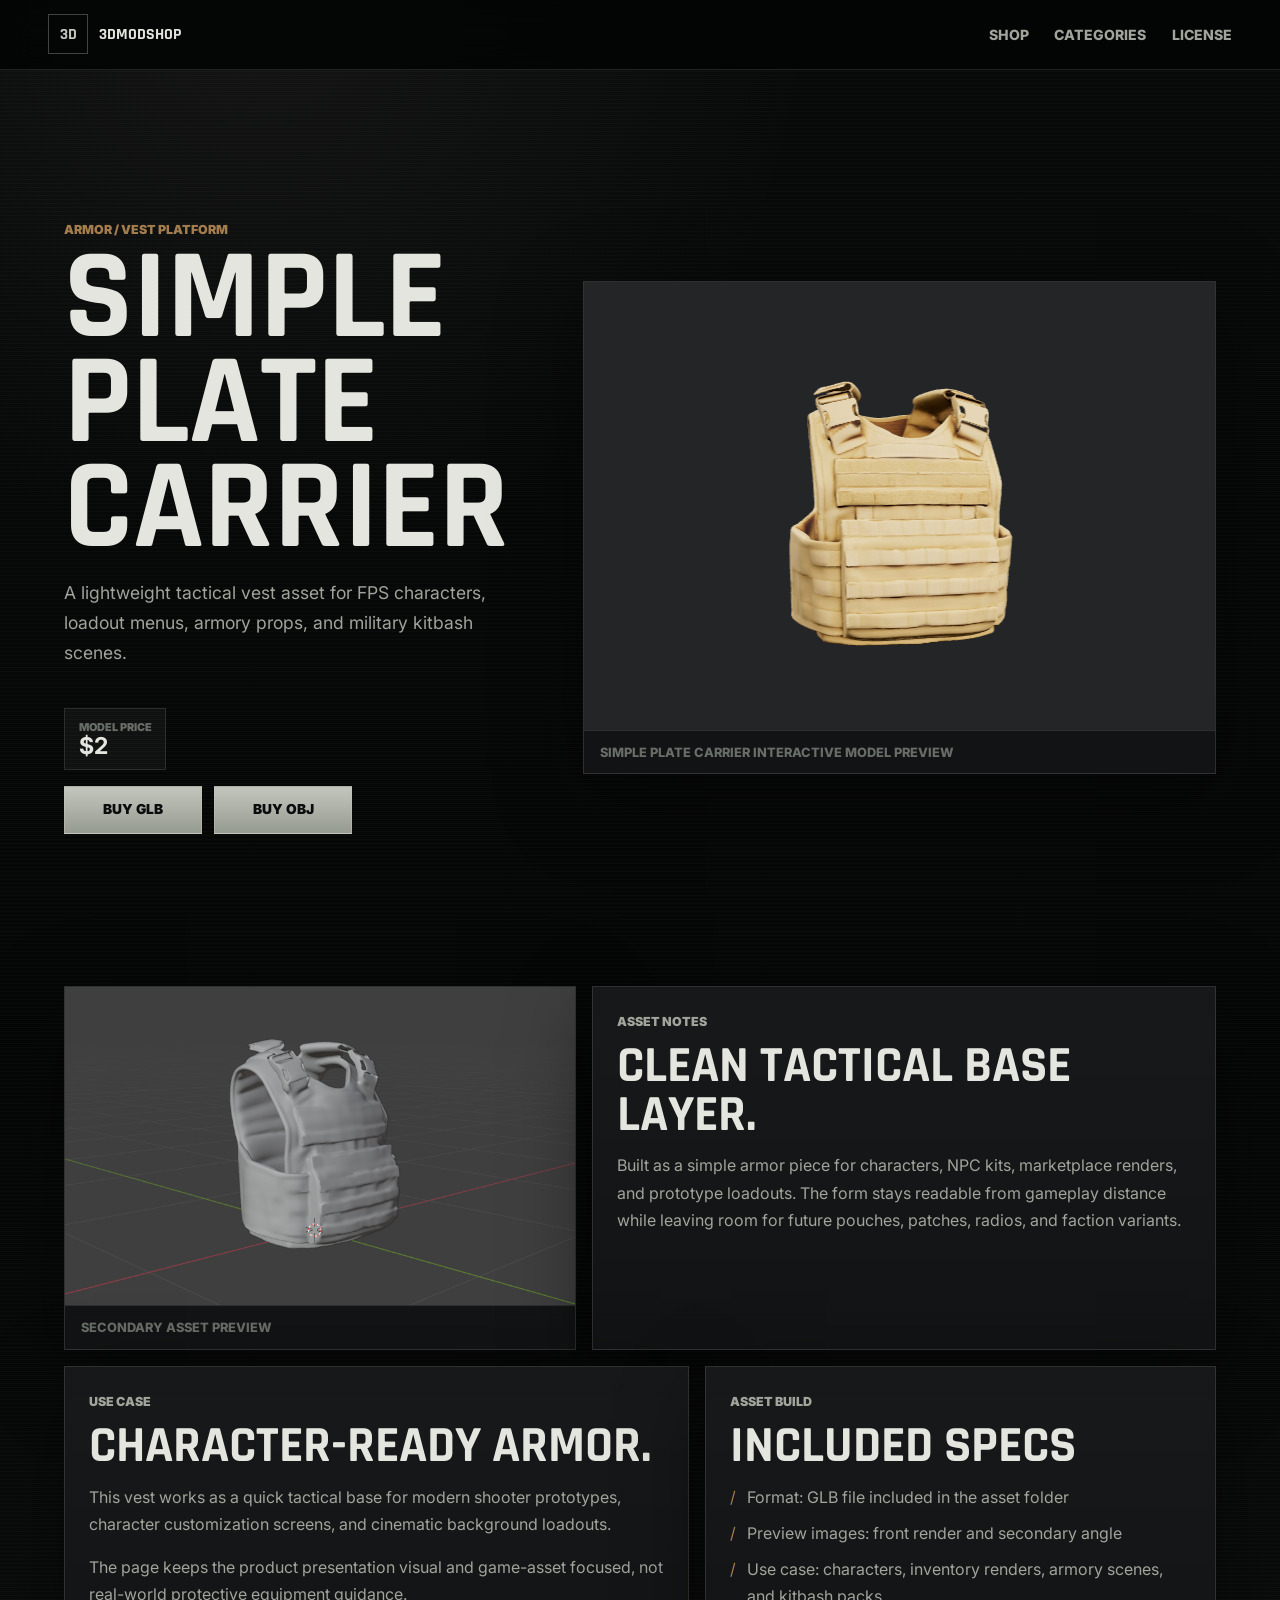
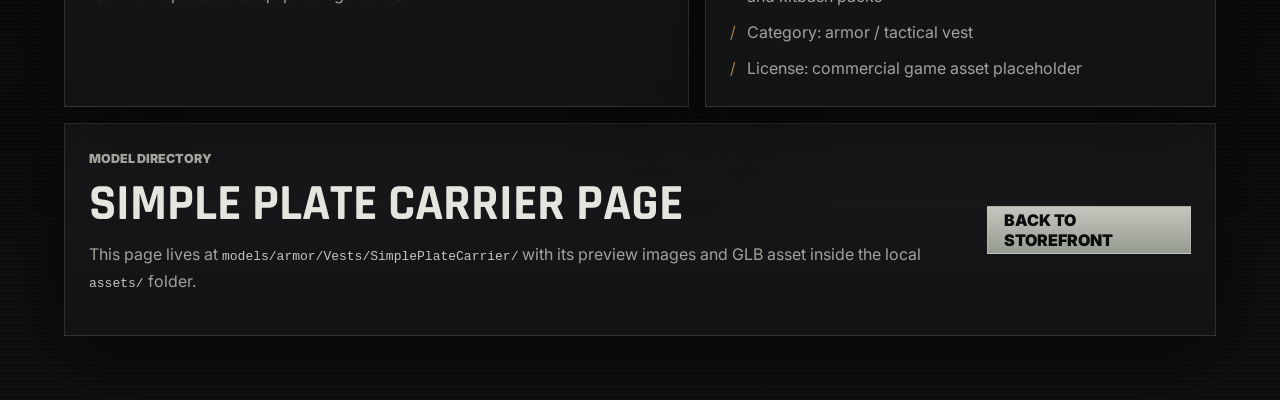
<file: models/armor/Vests/SimplePlateCarrier/index.html>
<!DOCTYPE html>
<html lang="en">
<head>
  <meta charset="UTF-8">
  <meta name="viewport" content="width=device-width, initial-scale=1.0">
  <title>Simple Plate Carrier | 3DMODSHOP</title>
  <meta name="description" content="Simple Plate Carrier 3D model product page for 3DMODSHOP with preview images, asset specs, pricing, and download placeholder.">
  <script type="text/javascript" src="https://payhip.com/payhip.js"></script>
  <link rel="preconnect" href="https://fonts.googleapis.com">
  <link rel="preconnect" href="https://fonts.gstatic.com" crossorigin>
  <link href="https://fonts.googleapis.com/css2?family=Rajdhani:wght@500;600;700&family=Inter:wght@400;500;600;700;800&display=swap" rel="stylesheet">
  <link rel="stylesheet" href="model.css?v=mobile-qa-1">
</head>
<body>
  <header class="model-header">
    <a class="brand" href="../../../../index.html">
      <span>3D</span>
      <strong>3DMODSHOP</strong>
    </a>
    <nav>
      <a href="../../../../index.html#assets">Shop</a>
      <a href="../../../../index.html#categories">Categories</a>
      <a href="../../../../index.html#license">License</a>
    </nav>
  </header>

  <main>
    <section class="product-hero">
      <div class="hero-copy">
        <p class="eyebrow">ARMOR / VEST PLATFORM</p>
        <h1>Simple Plate Carrier</h1>
        <p class="lead">A lightweight tactical vest asset for FPS characters, loadout menus, armory props, and military kitbash scenes.</p>
        <div class="price-badge">
          <span>Model Price</span>
          <strong>$2</strong>
        </div>
        <div class="buy-row">
          <a href="https://payhip.com/b/3T7hw" class="payhip-buy-button asset-buy-button" data-target-variant="1787809488080" data-theme="grey" data-product="3T7hw">Buy GLB</a>
          <a href="https://payhip.com/b/3T7hw" class="payhip-buy-button asset-buy-button" data-target-variant="1787809504063" data-theme="grey" data-product="3T7hw">Buy OBJ</a>
        </div>
      </div>

      <figure class="hero-image">
        <div id="plateCarrierViewer" class="model-stage" role="img" aria-label="Interactive Simple Plate Carrier 3D model preview">
          <img src="assets/Main.png" alt="" aria-hidden="true">
          <div id="plateCarrierLoading" class="model-progress">
            <span>Loading 3D preview</span>
          </div>
        </div>
        <figcaption>Simple Plate Carrier interactive model preview</figcaption>
      </figure>
    </section>

    <section class="preview-strip">
      <figure>
        <img src="assets/Prev1.png" alt="Simple Plate Carrier secondary angle preview">
        <figcaption>Secondary asset preview</figcaption>
      </figure>
      <article>
        <p class="eyebrow">Asset Notes</p>
        <h2>Clean tactical base layer.</h2>
        <p>Built as a simple armor piece for characters, NPC kits, marketplace renders, and prototype loadouts. The form stays readable from gameplay distance while leaving room for future pouches, patches, radios, and faction variants.</p>
      </article>
    </section>

    <section class="details-grid">
      <article>
        <p class="eyebrow">Use Case</p>
        <h2>Character-ready armor.</h2>
        <p>This vest works as a quick tactical base for modern shooter prototypes, character customization screens, and cinematic background loadouts.</p>
        <p>The page keeps the product presentation visual and game-asset focused, not real-world protective equipment guidance.</p>
      </article>

      <article>
        <p class="eyebrow">Asset Build</p>
        <h2>Included Specs</h2>
        <ul class="spec-list">
          <li>Format: GLB file included in the asset folder</li>
          <li>Preview images: front render and secondary angle</li>
          <li>Use case: characters, inventory renders, armory scenes, and kitbash packs</li>
          <li>Category: armor / tactical vest</li>
          <li>License: commercial game asset placeholder</li>
        </ul>
      </article>
    </section>

    <section class="loadout-panel">
      <div>
        <p class="eyebrow">Model Directory</p>
        <h2>Simple Plate Carrier page</h2>
        <p>This page lives at <code>models/armor/Vests/SimplePlateCarrier/</code> with its preview images and GLB asset inside the local <code>assets/</code> folder.</p>
      </div>
      <a class="back-link" href="../../../../index.html">Back to storefront</a>
    </section>
  </main>
  <script src="assets/three.min.js"></script>
  <script src="assets/OrbitControls.js"></script>
  <script src="assets/GLTFLoader.js"></script>
  <script src="assets/simple-plate-carrier-glb-data.js"></script>
  <script src="assets/simple-plate-carrier-viewer.js"></script>
  <script>
    (() => {
      const compactPayhipButtons = () => {
        document.querySelectorAll(".asset-buy-button").forEach((button) => {
          button.style.setProperty("display", "inline-flex", "important");
          button.style.setProperty("box-sizing", "border-box", "important");
          button.style.setProperty("width", "8.6rem", "important");
          button.style.setProperty("min-width", "0", "important");
          button.style.setProperty("max-width", "8.6rem", "important");
          button.style.setProperty("height", "3rem", "important");
          button.style.setProperty("min-height", "3rem", "important");
          button.style.setProperty("max-height", "3rem", "important");
          button.style.setProperty("align-items", "center", "important");
          button.style.setProperty("justify-content", "center", "important");
          button.style.setProperty("padding", "0", "important");
          button.style.setProperty("line-height", "1", "important");
          button.style.setProperty("overflow", "hidden", "important");
        });
      };

      window.addEventListener("load", compactPayhipButtons);
      setTimeout(compactPayhipButtons, 600);
      setTimeout(compactPayhipButtons, 1800);
    })();
  </script>
</body>
</html>
</file>
<file: styles.css>
:root {
  color-scheme: dark;
  --bg: #050606;
  --panel: #0f1011;
  --panel-2: #191b1d;
  --line: rgba(190, 195, 188, 0.15);
  --text: #e4e5df;
  --muted: #9da19a;
  --subtle: #686d68;
  --accent: #7a8077;
  --accent-strong: #c3c6bd;
  --accent-2: #a47d4e;
  --danger: #b65d45;
  --shadow: 0 24px 80px rgba(0, 0, 0, 0.45);
}

* {
  box-sizing: border-box;
}

html {
  scroll-behavior: smooth;
}

body {
  margin: 0;
  min-width: 320px;
  background:
    radial-gradient(circle at top left, rgba(160, 164, 153, 0.08), transparent 34rem),
    repeating-linear-gradient(0deg, rgba(255, 255, 255, 0.018) 0 1px, transparent 1px 4px),
    linear-gradient(135deg, rgba(255, 255, 255, 0.022) 25%, transparent 25%) 0 0 / 18px 18px,
    linear-gradient(180deg, #080909 0%, #050606 48%, #0d0e0e 100%),
    var(--bg);
  color: var(--text);
  font-family: Inter, system-ui, -apple-system, BlinkMacSystemFont, "Segoe UI", sans-serif;
}

body.nav-open {
  overflow: hidden;
}

a {
  color: inherit;
  text-decoration: none;
}

button,
input {
  font: inherit;
}

img {
  display: block;
  max-width: 100%;
}

.site-shell {
  overflow: hidden;
}

.site-header {
  position: sticky;
  top: 0;
  z-index: 20;
  display: grid;
  grid-template-columns: auto 1fr auto;
  align-items: center;
  gap: 1rem;
  padding: 0.9rem clamp(1rem, 3vw, 2.5rem);
  border-bottom: 1px solid var(--line);
  background: rgba(4, 5, 5, 0.94);
  backdrop-filter: blur(18px);
}

.brand {
  display: inline-flex;
  align-items: center;
  gap: 0.75rem;
  min-width: max-content;
}

.brand-mark {
  display: grid;
  width: 2.75rem;
  height: 2.75rem;
  place-items: center;
  border: 1px solid rgba(185, 190, 178, 0.32);
  background:
    linear-gradient(145deg, rgba(185, 190, 178, 0.12), rgba(16, 17, 18, 0.98)),
    #111214;
  color: var(--accent-strong);
  font-family: Rajdhani, sans-serif;
  font-weight: 700;
}

.brand strong,
h1,
h2,
h3 {
  font-family: Rajdhani, Inter, sans-serif;
  letter-spacing: 0;
}

.brand strong {
  display: block;
  font-size: 1rem;
  line-height: 1;
}

.brand small {
  display: block;
  margin-top: 0.15rem;
  color: var(--muted);
  font-size: 0.76rem;
}

.site-nav {
  justify-self: center;
  display: flex;
  align-items: center;
  gap: clamp(0.7rem, 2vw, 1.5rem);
  color: var(--muted);
  font-size: 0.88rem;
  font-weight: 700;
}

.site-nav a {
  padding: 0.6rem 0;
}

.site-nav a:hover {
  color: var(--text);
}

.cart-button,
.button,
.filter-button,
.icon-button,
.nav-toggle {
  border: 0;
  cursor: pointer;
}

.cart-button {
  display: inline-flex;
  align-items: center;
  justify-content: center;
  gap: 0.55rem;
  min-height: 2.75rem;
  padding: 0 0.95rem;
  border: 1px solid rgba(185, 190, 178, 0.28);
  background: rgba(255, 255, 255, 0.045);
  color: var(--text);
  font-weight: 800;
  text-transform: uppercase;
}

.cart-button strong {
  display: grid;
  min-width: 1.5rem;
  height: 1.5rem;
  place-items: center;
  background: var(--accent-strong);
  color: #101112;
  font-size: 0.8rem;
}

.cart-icon {
  color: var(--accent-strong);
}

.nav-toggle {
  display: none;
  width: 2.75rem;
  height: 2.75rem;
  place-items: center;
  border: 1px solid var(--line);
  background: var(--panel);
}

.nav-toggle span {
  display: block;
  width: 1.25rem;
  height: 2px;
  margin: 3px auto;
  background: var(--text);
}

.hero {
  display: grid;
  grid-template-columns: minmax(0, 1fr) minmax(22rem, 0.88fr);
  gap: clamp(2rem, 5vw, 4.5rem);
  align-items: center;
  min-height: calc(100vh - 4.6rem);
  padding: clamp(3rem, 7vw, 6rem) clamp(1rem, 5vw, 5rem) clamp(2rem, 5vw, 4rem);
}

.eyebrow {
  margin: 0 0 0.75rem;
  color: var(--accent-2);
  font-size: 0.78rem;
  font-weight: 800;
  letter-spacing: 0;
  text-transform: uppercase;
}

h1,
h2,
h3,
p {
  margin-top: 0;
}

h1 {
  max-width: 12ch;
  margin-bottom: 1rem;
  font-size: clamp(3.1rem, 7.4vw, 7rem);
  line-height: 0.88;
  text-transform: uppercase;
}

.hero-copy {
  max-width: 43rem;
  color: var(--muted);
  font-size: clamp(1rem, 1.45vw, 1.2rem);
  line-height: 1.7;
}

.hero-actions,
.hero-stats,
.store-toolbar,
.filter-group,
.asset-topline,
.license,
.site-footer {
  display: flex;
  align-items: center;
}

.hero-actions {
  flex-wrap: wrap;
  gap: 0.85rem;
  margin-top: 1.75rem;
}

.button {
  display: inline-flex;
  align-items: center;
  justify-content: center;
  min-height: 3rem;
  padding: 0 1.15rem;
  border: 1px solid transparent;
  color: var(--text);
  font-weight: 900;
  text-transform: uppercase;
  box-shadow: inset 0 0 0 1px rgba(255, 255, 255, 0.04);
}

.button.primary {
  border-color: rgba(195, 198, 189, 0.42);
  background: linear-gradient(180deg, #c3c6bd, #969b91);
  color: #0b0c0d;
}

.button.ghost {
  border-color: var(--line);
  background: rgba(255, 255, 255, 0.035);
}

.hero-stats {
  flex-wrap: wrap;
  gap: 0.7rem;
  margin-top: 2.25rem;
}

.hero-stats span {
  min-width: 8.5rem;
  padding: 0.9rem 1rem;
  border: 1px solid var(--line);
  background: rgba(16, 17, 18, 0.78);
  box-shadow: inset 0 1px 0 rgba(255, 255, 255, 0.035);
  color: var(--muted);
  font-size: 0.78rem;
  font-weight: 700;
}

.hero-stats strong {
  display: block;
  margin-bottom: 0.2rem;
  color: var(--text);
  font-family: Rajdhani, sans-serif;
  font-size: 1.65rem;
}

.hero-media {
  position: relative;
  display: grid;
  gap: 1rem;
}

.preview-card,
.asset-card,
.pipeline-grid article,
.cart-panel {
  border: 1px solid var(--line);
  background:
    linear-gradient(180deg, rgba(255, 255, 255, 0.032), rgba(255, 255, 255, 0.008)),
    linear-gradient(135deg, rgba(255, 255, 255, 0.018) 0 25%, transparent 25% 100%),
    var(--panel);
  box-shadow: var(--shadow);
}

.preview-card {
  position: relative;
  overflow: hidden;
}

.preview-card.large {
  transform: none;
}

.preview-card.offset {
  width: 72%;
  justify-self: end;
  margin-top: -4rem;
  transform: none;
}

.preview-card img {
  width: 100%;
  aspect-ratio: 16 / 11;
  object-fit: cover;
}

.preview-card div {
  position: absolute;
  inset-inline: 1rem;
  bottom: 1rem;
  padding: 0.8rem 0.9rem;
  border-left: 3px solid var(--accent-2);
  background: rgba(5, 6, 6, 0.84);
  backdrop-filter: blur(10px);
}

.preview-card span {
  display: block;
  color: var(--accent-2);
  font-size: 0.74rem;
  font-weight: 900;
  text-transform: uppercase;
}

.preview-card strong {
  display: block;
  margin-top: 0.16rem;
}

.section {
  padding: clamp(3.5rem, 7vw, 6rem) clamp(1rem, 5vw, 5rem);
}

.band {
  border-block: 1px solid var(--line);
  background: rgba(16, 17, 18, 0.76);
}

.section-heading {
  display: grid;
  max-width: 58rem;
  gap: 0.4rem;
  margin-bottom: 2rem;
}

.section-heading h2,
.license h2 {
  margin-bottom: 0;
  font-size: clamp(2.15rem, 4.2vw, 3.8rem);
  line-height: 0.95;
  text-transform: uppercase;
}

.section-heading p:not(.eyebrow),
.license p {
  max-width: 47rem;
  color: var(--muted);
  line-height: 1.7;
}

.store-toolbar {
  justify-content: space-between;
  gap: 1rem;
  margin-bottom: 1.2rem;
}

.search-box {
  display: grid;
  gap: 0.35rem;
  width: min(100%, 24rem);
}

.search-box span {
  color: var(--subtle);
  font-size: 0.75rem;
  font-weight: 800;
  text-transform: uppercase;
}

.search-box input {
  min-height: 3.1rem;
  width: 100%;
  border: 1px solid var(--line);
  background: rgba(5, 6, 6, 0.74);
  color: var(--text);
  padding: 0 1rem;
  outline: 0;
}

.search-box input:focus {
  border-color: rgba(185, 190, 178, 0.55);
}

.filter-group {
  flex-wrap: wrap;
  gap: 0.5rem;
  justify-content: flex-end;
}

.filter-button {
  min-height: 2.7rem;
  padding: 0 0.95rem;
  border: 1px solid var(--line);
  background: rgba(255, 255, 255, 0.04);
  color: var(--muted);
  font-weight: 900;
  text-transform: uppercase;
}

.filter-button.active,
.filter-button:hover {
  border-color: rgba(185, 190, 178, 0.42);
  background: rgba(185, 190, 178, 0.075);
  color: var(--text);
}

.asset-grid {
  display: grid;
  grid-template-columns: repeat(4, minmax(0, 1fr));
  gap: 1rem;
}

.asset-card {
  display: flex;
  min-height: 100%;
  flex-direction: column;
  overflow: hidden;
}

.asset-card[data-href] {
  cursor: pointer;
}

.asset-link {
  display: block;
}

.asset-link:hover img,
.asset-card h3 a:hover {
  filter: brightness(1.12) contrast(1.04);
}

.asset-card.featured {
  grid-column: span 2;
}

.asset-card img,
.asset-placeholder {
  width: 100%;
  aspect-ratio: 16 / 10;
}

.asset-card img {
  object-fit: cover;
}

.asset-placeholder {
  display: grid;
  place-items: center;
  background:
    linear-gradient(135deg, rgba(185, 190, 178, 0.075), transparent 45%),
    repeating-linear-gradient(90deg, rgba(255, 255, 255, 0.055) 0 1px, transparent 1px 18px),
    linear-gradient(180deg, #17191a, #0d0e0f);
  color: rgba(241, 244, 236, 0.72);
  font-family: Rajdhani, sans-serif;
  font-size: 2.7rem;
  font-weight: 700;
}

.asset-body {
  display: flex;
  flex: 1;
  flex-direction: column;
  padding: 1rem;
}

.asset-topline {
  justify-content: space-between;
  gap: 1rem;
  margin-bottom: 0.85rem;
}

.asset-topline span {
  color: var(--accent-2);
  font-size: 0.75rem;
  font-weight: 900;
  text-transform: uppercase;
}

.asset-topline strong {
  font-size: 1.2rem;
}

.asset-card h3 {
  margin-bottom: 0.5rem;
  font-size: 1.5rem;
  line-height: 1;
}

.asset-card p,
.cart-note {
  color: var(--muted);
  font-size: 0.92rem;
  line-height: 1.55;
}

.spec-list {
  display: grid;
  gap: 0.45rem;
  margin: auto 0 1rem;
  padding: 0;
  color: var(--muted);
  font-size: 0.86rem;
  list-style: none;
}

.spec-list li {
  position: relative;
  padding-left: 1rem;
}

.spec-list li::before {
  position: absolute;
  left: 0;
  color: var(--accent-2);
  content: "/";
}

.card-action {
  width: 100%;
  border-color: rgba(185, 190, 178, 0.26);
  background: rgba(255, 255, 255, 0.045);
}

.card-actions {
  display: grid;
  grid-template-columns: 0.85fr 1fr;
  gap: 0.55rem;
}

.details-action {
  border-color: rgba(164, 125, 78, 0.4);
  background: rgba(164, 125, 78, 0.1);
  color: var(--text);
}

.card-action:hover,
.cart-button:hover,
.button.ghost:hover,
.details-action:hover {
  border-color: rgba(164, 125, 78, 0.48);
  background: rgba(164, 125, 78, 0.1);
}

.pipeline-grid {
  display: grid;
  grid-template-columns: repeat(3, minmax(0, 1fr));
  gap: 1rem;
}

.pipeline-grid article {
  padding: 1.25rem;
}

.pipeline-grid span {
  display: block;
  margin-bottom: 1.6rem;
  color: var(--accent-2);
  font-family: Rajdhani, sans-serif;
  font-size: 2.2rem;
  font-weight: 700;
}

.pipeline-grid h3 {
  margin-bottom: 0.55rem;
  font-size: 1.6rem;
}

.pipeline-grid p {
  color: var(--muted);
  line-height: 1.65;
}

.license {
  justify-content: space-between;
  gap: 2rem;
  border-top: 1px solid var(--line);
}

.license > div {
  max-width: 58rem;
}

.site-footer {
  flex-wrap: wrap;
  justify-content: space-between;
  gap: 0.75rem 1.5rem;
  padding: 1.4rem clamp(1rem, 5vw, 5rem);
  border-top: 1px solid var(--line);
  color: var(--muted);
  font-size: 0.86rem;
}

.site-footer strong {
  color: var(--text);
}

.cart-drawer {
  position: fixed;
  inset: 0;
  z-index: 50;
  display: flex;
  justify-content: flex-end;
  background: rgba(0, 0, 0, 0.55);
  opacity: 0;
  pointer-events: none;
  transition: opacity 180ms ease;
}

.cart-drawer.open {
  opacity: 1;
  pointer-events: auto;
}

.cart-panel {
  display: flex;
  width: min(100%, 28rem);
  height: 100%;
  flex-direction: column;
  padding: 1.25rem;
  transform: translateX(100%);
  transition: transform 220ms ease;
}

.cart-drawer.open .cart-panel {
  transform: translateX(0);
}

.cart-head {
  display: flex;
  align-items: start;
  justify-content: space-between;
  gap: 1rem;
  padding-bottom: 1rem;
  border-bottom: 1px solid var(--line);
}

.cart-head h2 {
  margin: 0;
  font-size: 2.2rem;
}

.icon-button {
  display: grid;
  width: 2.5rem;
  height: 2.5rem;
  place-items: center;
  border: 1px solid var(--line);
  background: rgba(255, 255, 255, 0.04);
  color: var(--text);
  font-size: 1.5rem;
}

.cart-items {
  display: grid;
  gap: 0.75rem;
  padding: 1rem 0;
  overflow: auto;
}

.cart-line {
  display: grid;
  grid-template-columns: 1fr auto;
  gap: 0.5rem;
  padding: 0.85rem;
  border: 1px solid var(--line);
  background: rgba(255, 255, 255, 0.035);
}

.cart-line span {
  color: var(--muted);
  font-size: 0.82rem;
}

.cart-line-actions {
  display: flex;
  flex-wrap: wrap;
  gap: 0.35rem;
  margin-top: 0.55rem;
}

.cart-line-actions button {
  min-height: 2rem;
  border: 1px solid var(--line);
  background: rgba(255, 255, 255, 0.04);
  color: var(--text);
  cursor: pointer;
  font-size: 0.72rem;
  font-weight: 900;
  padding: 0 0.55rem;
  text-transform: uppercase;
}

.cart-line-actions button:hover {
  border-color: rgba(164, 125, 78, 0.48);
  background: rgba(164, 125, 78, 0.1);
}

.empty-cart {
  color: var(--muted);
}

.cart-total {
  display: flex;
  justify-content: space-between;
  margin-top: auto;
  padding: 1rem 0;
  border-top: 1px solid var(--line);
  font-size: 1.2rem;
}

.checkout {
  width: 100%;
}

.checkout:disabled {
  cursor: not-allowed;
  opacity: 0.48;
}

[hidden] {
  display: none !important;
}

@media (max-width: 1040px) {
  .hero,
  .asset-grid {
    grid-template-columns: repeat(2, minmax(0, 1fr));
  }

  .hero-content {
    grid-column: 1 / -1;
  }

  .hero-media {
    grid-column: 1 / -1;
    grid-template-columns: 1fr 0.8fr;
    align-items: end;
  }

  .preview-card.offset {
    width: 100%;
    margin-top: 0;
  }
}

@media (max-width: 760px) {
  .site-header {
    grid-template-columns: auto auto auto;
  }

  .nav-toggle {
    display: block;
    justify-self: end;
  }

  .site-nav {
    position: fixed;
    inset: 4.58rem 0 auto 0;
    display: none;
    grid-column: 1 / -1;
    justify-items: start;
    gap: 0;
    padding: 1rem;
    border-bottom: 1px solid var(--line);
    background: rgba(5, 6, 6, 0.97);
  }

  body.nav-open .site-nav {
    display: grid;
  }

  .site-nav a {
    width: 100%;
    padding: 0.95rem 0;
  }

  .cart-button span:not(.cart-icon) {
    display: none;
  }

  .hero,
  .hero-media,
  .asset-grid,
  .pipeline-grid {
    grid-template-columns: 1fr;
  }

  .hero {
    min-height: auto;
  }

  h1 {
    max-width: 9ch;
    font-size: clamp(3.1rem, 18vw, 5.4rem);
  }

  .preview-card.large,
  .preview-card.offset {
    transform: none;
  }

  .asset-card.featured {
    grid-column: span 1;
  }

  .store-toolbar,
  .license {
    align-items: stretch;
    flex-direction: column;
  }

  .filter-group {
    justify-content: flex-start;
  }

  .filter-button {
    flex: 1 1 auto;
  }

  .card-actions {
    grid-template-columns: 1fr;
  }
}

@media (max-width: 420px) {
  .site-header {
    gap: 0.45rem;
    padding-inline: 0.75rem;
  }

  .brand {
    gap: 0.5rem;
    min-width: 0;
  }

  .brand-mark,
  .cart-button,
  .nav-toggle {
    width: 2.5rem;
    height: 2.5rem;
    min-height: 2.5rem;
  }

  .brand small {
    display: none;
  }

  .cart-button {
    gap: 0.35rem;
    padding: 0 0.45rem;
  }

  .cart-button strong {
    min-width: 1.25rem;
    height: 1.25rem;
  }

  .hero,
  .section {
    padding-inline: 0.85rem;
  }
}

@media (prefers-reduced-motion: reduce) {
  *,
  *::before,
  *::after {
    scroll-behavior: auto !important;
    transition: none !important;
  }
}
</file>
<file: models/armor/COMING SOON POST/model.css>
:root {
  color-scheme: dark;
  --bg: #050606;
  --panel: #101112;
  --panel-2: #191b1d;
  --line: rgba(190, 195, 188, 0.16);
  --text: #e4e5df;
  --muted: #a0a49b;
  --subtle: #686d68;
  --steel: #c3c6bd;
  --amber: #a47d4e;
}

* {
  box-sizing: border-box;
}

body {
  margin: 0;
  min-width: 320px;
  background:
    repeating-linear-gradient(0deg, rgba(255, 255, 255, 0.018) 0 1px, transparent 1px 4px),
    radial-gradient(circle at 20% 0%, rgba(160, 164, 153, 0.08), transparent 35rem),
    linear-gradient(180deg, #080909 0%, #050606 52%, #0d0e0e 100%);
  color: var(--text);
  font-family: Inter, system-ui, -apple-system, BlinkMacSystemFont, "Segoe UI", sans-serif;
}

a {
  color: inherit;
  text-decoration: none;
}

img {
  display: block;
  max-width: 100%;
}

.model-header {
  position: sticky;
  top: 0;
  z-index: 10;
  display: flex;
  align-items: center;
  justify-content: space-between;
  gap: 1rem;
  padding: 0.9rem clamp(1rem, 4vw, 3rem);
  border-bottom: 1px solid var(--line);
  background: rgba(4, 5, 5, 0.94);
  backdrop-filter: blur(16px);
}

.brand,
.model-header nav,
.buy-row {
  display: flex;
  align-items: center;
}

.brand {
  gap: 0.7rem;
  font-family: Rajdhani, sans-serif;
  font-weight: 700;
}

.brand span {
  display: grid;
  width: 2.5rem;
  height: 2.5rem;
  place-items: center;
  border: 1px solid rgba(195, 198, 189, 0.32);
  color: var(--steel);
}

.model-header nav {
  gap: clamp(0.8rem, 2vw, 1.6rem);
  color: var(--muted);
  font-size: 0.88rem;
  font-weight: 800;
  text-transform: uppercase;
}

.model-header nav a:hover {
  color: var(--text);
}

main {
  padding: clamp(2rem, 5vw, 5rem);
}

.product-hero {
  display: grid;
  grid-template-columns: minmax(0, 0.72fr) minmax(18rem, 1fr);
  gap: clamp(1.5rem, 5vw, 4rem);
  align-items: center;
  min-height: calc(100vh - 7rem);
}

.product-hero > *,
.preview-strip > *,
.details-grid > *,
.loadout-panel > *,
.hero-copy,
.hero-image {
  min-width: 0;
}

.eyebrow {
  margin: 0 0 0.65rem;
  color: var(--amber);
  font-size: 0.78rem;
  font-weight: 900;
  letter-spacing: 0;
  text-transform: uppercase;
}

h1,
h2 {
  margin: 0;
  font-family: Rajdhani, Inter, sans-serif;
  letter-spacing: 0;
  text-transform: uppercase;
}

h1 {
  max-width: 42rem;
  font-size: clamp(4.5rem, 10vw, 10rem);
  line-height: 0.82;
}

h2 {
  margin-bottom: 0.8rem;
  font-size: clamp(2rem, 4vw, 3.4rem);
  line-height: 0.95;
}

p {
  margin-top: 0;
}

.lead,
.details-grid p,
.preview-strip p,
.loadout-panel p,
.spec-list {
  color: var(--muted);
  line-height: 1.7;
}

.lead {
  max-width: 38rem;
  margin-top: 1rem;
  font-size: 1.1rem;
}

.price-badge {
  display: inline-grid;
  gap: 0.1rem;
  min-width: 6rem;
  margin-top: 1.45rem;
  padding: 0.65rem 0.85rem;
  border: 1px solid var(--line);
  background: rgba(255, 255, 255, 0.04);
}

.price-badge span {
  color: var(--subtle);
  font-size: 0.68rem;
  font-weight: 900;
  text-transform: uppercase;
}

.price-badge strong {
  color: var(--text);
  font-size: 1.45rem;
  line-height: 1;
}

.buy-row {
  flex-wrap: wrap;
  gap: 0.8rem;
  margin-top: 1rem;
  max-width: 100%;
  min-width: 0;
}

button,
.back-link {
  display: inline-flex;
  min-height: 3rem;
  align-items: center;
  justify-content: center;
  border: 1px solid rgba(195, 198, 189, 0.42);
  background: linear-gradient(180deg, #c3c6bd, #969b91);
  color: #0b0c0d;
  cursor: pointer;
  font: inherit;
  font-weight: 900;
  padding: 0 1rem;
  text-transform: uppercase;
}

.asset-buy-button {
  display: inline-flex !important;
  box-sizing: border-box !important;
  width: 8.6rem !important;
  min-width: 0 !important;
  max-width: 8.6rem !important;
  height: 3rem !important;
  min-height: 3rem !important;
  max-height: 3rem !important;
  align-items: center !important;
  justify-content: center !important;
  border: 1px solid rgba(195, 198, 189, 0.42) !important;
  border-radius: 0 !important;
  background: linear-gradient(180deg, #c3c6bd, #969b91) !important;
  box-shadow: none !important;
  color: #0b0c0d !important;
  cursor: pointer !important;
  font: inherit !important;
  font-size: 0.86rem !important;
  font-weight: 900 !important;
  line-height: 1 !important;
  overflow: hidden !important;
  padding: 0 !important;
  text-align: center !important;
  text-transform: uppercase !important;
  white-space: nowrap !important;
}

.buy-row iframe,
.buy-row [class*="payhip"],
.buy-row [style*="width"] {
  max-width: 8.6rem !important;
}

.asset-buy-button:hover {
  background: linear-gradient(180deg, #e4e5df, #adb2a8) !important;
}

.hero-image,
.preview-strip figure,
.preview-strip article,
.details-grid article,
.loadout-panel {
  border: 1px solid var(--line);
  background:
    linear-gradient(180deg, rgba(255, 255, 255, 0.032), rgba(255, 255, 255, 0.008)),
    var(--panel);
  box-shadow: 0 24px 80px rgba(0, 0, 0, 0.45);
}

.hero-image {
  margin: 0;
}

.preview-strip figure {
  margin: 0;
}

.model-stage {
  position: relative;
  width: 100%;
  min-height: 28rem;
  aspect-ratio: 16 / 10;
  overflow: hidden;
  background:
    radial-gradient(circle at 50% 45%, rgba(195, 198, 189, 0.16), transparent 24rem),
    linear-gradient(180deg, #353637 0%, #191a1b 100%);
}

.model-stage canvas,
.model-stage img {
  position: absolute;
  inset: 0;
  width: 100%;
  height: 100%;
}

.model-stage canvas {
  z-index: 2;
  cursor: grab;
}

.model-stage canvas:active {
  cursor: grabbing;
}

.model-stage img {
  object-fit: cover;
  opacity: 0.38;
}

.model-progress {
  position: absolute;
  z-index: 3;
  right: 1rem;
  bottom: 1rem;
  left: 1rem;
  display: flex;
  justify-content: flex-end;
  pointer-events: none;
}

.model-progress span {
  border: 1px solid var(--line);
  background: rgba(5, 6, 6, 0.74);
  color: var(--steel);
  font-size: 0.72rem;
  font-weight: 900;
  padding: 0.45rem 0.6rem;
  text-transform: uppercase;
}

.model-progress.is-hidden {
  opacity: 0;
  visibility: hidden;
}

.hero-image figcaption {
  padding: 0.85rem 1rem;
  border-top: 1px solid var(--line);
  color: var(--subtle);
  font-size: 0.8rem;
  font-weight: 800;
  text-transform: uppercase;
}

.preview-strip {
  display: grid;
  grid-template-columns: minmax(16rem, 0.82fr) minmax(0, 1fr);
  gap: 1rem;
  margin-top: clamp(2rem, 5vw, 4rem);
}

.preview-strip img {
  width: 100%;
  aspect-ratio: 16 / 10;
  object-fit: cover;
  background: #202223;
}

.image-placeholder {
  display: grid;
  width: 100%;
  aspect-ratio: 16 / 10;
  place-items: center;
  background:
    linear-gradient(135deg, rgba(195, 198, 189, 0.08), transparent 46%),
    repeating-linear-gradient(90deg, rgba(255, 255, 255, 0.06) 0 1px, transparent 1px 18px),
    linear-gradient(180deg, #202223, #111314);
  color: rgba(228, 229, 223, 0.72);
  font-family: Rajdhani, Inter, sans-serif;
  font-size: clamp(2rem, 12vw, 4rem);
  font-weight: 700;
  text-transform: uppercase;
}

.preview-strip figcaption {
  padding: 0.85rem 1rem;
  border-top: 1px solid var(--line);
  color: var(--subtle);
  font-size: 0.8rem;
  font-weight: 800;
  text-transform: uppercase;
}

.details-grid {
  display: grid;
  grid-template-columns: 1.1fr 0.9fr;
  gap: 1rem;
  margin-top: 1rem;
}

.details-grid article,
.preview-strip article,
.loadout-panel {
  padding: clamp(1rem, 3vw, 1.5rem);
}

.spec-list {
  display: grid;
  gap: 0.55rem;
  margin: 0;
  padding: 0;
  list-style: none;
}

.spec-list li {
  position: relative;
  padding-left: 1.1rem;
}

.spec-list li::before {
  position: absolute;
  left: 0;
  color: var(--amber);
  content: "/";
}

.loadout-panel {
  display: flex;
  align-items: center;
  justify-content: space-between;
  gap: 1.5rem;
  margin-top: 1rem;
}

code {
  color: var(--steel);
}

@media (max-width: 820px) {
  .model-header,
  .loadout-panel {
    align-items: flex-start;
    flex-direction: column;
  }

  .model-header nav {
    flex-wrap: wrap;
  }

  .product-hero,
  .preview-strip,
  .details-grid {
    grid-template-columns: 1fr;
  }

  h1 {
    font-size: clamp(4rem, 20vw, 7rem);
  }
}

@media (max-width: 520px) {
  main {
    padding: 1.25rem 0.85rem 2rem;
  }

  .model-header {
    gap: 0.75rem;
    padding-inline: 0.85rem;
  }

  .model-header nav {
    gap: 0.65rem 0.9rem;
    font-size: 0.78rem;
  }

  h1 {
    font-size: clamp(3.1rem, 17vw, 4.7rem);
  }

  h2 {
    font-size: clamp(1.75rem, 11vw, 2.6rem);
  }

  .lead {
    font-size: 1rem;
  }

  .asset-buy-button {
    flex: 1 1 8.6rem !important;
  }
}
</file>
<file: models/ars/m4a1/model.css>
:root {
  color-scheme: dark;
  --bg: #050606;
  --panel: #101112;
  --panel-2: #191b1d;
  --line: rgba(190, 195, 188, 0.16);
  --text: #e4e5df;
  --muted: #a0a49b;
  --subtle: #686d68;
  --steel: #c3c6bd;
  --amber: #a47d4e;
}

* {
  box-sizing: border-box;
}

body {
  margin: 0;
  min-width: 320px;
  background:
    repeating-linear-gradient(0deg, rgba(255, 255, 255, 0.018) 0 1px, transparent 1px 4px),
    radial-gradient(circle at 20% 0%, rgba(160, 164, 153, 0.08), transparent 35rem),
    linear-gradient(180deg, #080909 0%, #050606 52%, #0d0e0e 100%);
  color: var(--text);
  font-family: Inter, system-ui, -apple-system, BlinkMacSystemFont, "Segoe UI", sans-serif;
}

a {
  color: inherit;
  text-decoration: none;
}

img {
  display: block;
  max-width: 100%;
}

.model-header {
  position: sticky;
  top: 0;
  z-index: 10;
  display: flex;
  align-items: center;
  justify-content: space-between;
  gap: 1rem;
  padding: 0.9rem clamp(1rem, 4vw, 3rem);
  border-bottom: 1px solid var(--line);
  background: rgba(4, 5, 5, 0.94);
  backdrop-filter: blur(16px);
}

.brand,
.model-header nav,
.buy-row {
  display: flex;
  align-items: center;
}

.brand {
  gap: 0.7rem;
  font-family: Rajdhani, sans-serif;
  font-weight: 700;
}

.brand span {
  display: grid;
  width: 2.5rem;
  height: 2.5rem;
  place-items: center;
  border: 1px solid rgba(195, 198, 189, 0.32);
  color: var(--steel);
}

.model-header nav {
  gap: clamp(0.8rem, 2vw, 1.6rem);
  color: var(--muted);
  font-size: 0.88rem;
  font-weight: 800;
  text-transform: uppercase;
}

.model-header nav a:hover {
  color: var(--text);
}

main {
  padding: clamp(2rem, 5vw, 5rem);
}

.product-hero {
  display: grid;
  grid-template-columns: minmax(0, 0.72fr) minmax(18rem, 1fr);
  gap: clamp(1.5rem, 5vw, 4rem);
  align-items: center;
  min-height: calc(100vh - 7rem);
}

.product-hero > *,
.details-grid > *,
.loadout-panel > *,
.hero-copy,
.hero-image {
  min-width: 0;
}

.eyebrow {
  margin: 0 0 0.65rem;
  color: var(--amber);
  font-size: 0.78rem;
  font-weight: 900;
  letter-spacing: 0;
  text-transform: uppercase;
}

h1,
h2 {
  margin: 0;
  font-family: Rajdhani, Inter, sans-serif;
  letter-spacing: 0;
  text-transform: uppercase;
}

h1 {
  font-size: clamp(5rem, 16vw, 13rem);
  line-height: 0.78;
}

h2 {
  margin-bottom: 0.8rem;
  font-size: clamp(2rem, 4vw, 3.4rem);
  line-height: 0.95;
}

p {
  margin-top: 0;
}

.lead,
.details-grid p,
.loadout-panel p,
.spec-list {
  color: var(--muted);
  line-height: 1.7;
}

.lead {
  max-width: 38rem;
  margin-top: 1rem;
  font-size: 1.1rem;
}

.price-badge {
  display: inline-grid;
  gap: 0.1rem;
  min-width: 6rem;
  margin-top: 1.45rem;
  padding: 0.65rem 0.85rem;
  border: 1px solid var(--line);
  background: rgba(255, 255, 255, 0.04);
}

.price-badge span {
  color: var(--subtle);
  font-size: 0.68rem;
  font-weight: 900;
  text-transform: uppercase;
}

.price-badge strong {
  color: var(--text);
  font-size: 1.45rem;
  line-height: 1;
}

.buy-row {
  flex-wrap: wrap;
  gap: 0.8rem;
  margin-top: 1rem;
  max-width: 100%;
  min-width: 0;
}

button,
.back-link {
  display: inline-flex;
  min-height: 3rem;
  align-items: center;
  justify-content: center;
  border: 1px solid rgba(195, 198, 189, 0.42);
  background: linear-gradient(180deg, #c3c6bd, #969b91);
  color: #0b0c0d;
  cursor: pointer;
  font: inherit;
  font-weight: 900;
  padding: 0 1rem;
  text-transform: uppercase;
}

.asset-buy-button {
  display: inline-flex !important;
  box-sizing: border-box !important;
  width: 8.6rem !important;
  min-width: 0 !important;
  max-width: 8.6rem !important;
  height: 3rem !important;
  min-height: 3rem !important;
  max-height: 3rem !important;
  align-items: center !important;
  justify-content: center !important;
  border: 1px solid rgba(195, 198, 189, 0.42) !important;
  border-radius: 0 !important;
  background: linear-gradient(180deg, #c3c6bd, #969b91) !important;
  box-shadow: none !important;
  color: #0b0c0d !important;
  cursor: pointer !important;
  font: inherit !important;
  font-size: 0.86rem !important;
  font-weight: 900 !important;
  line-height: 1 !important;
  overflow: hidden !important;
  padding: 0 !important;
  text-align: center !important;
  text-transform: uppercase !important;
  white-space: nowrap !important;
}

.buy-row iframe,
.buy-row [class*="payhip"],
.buy-row [style*="width"] {
  max-width: 8.6rem !important;
}

.asset-buy-button:hover {
  background: linear-gradient(180deg, #e4e5df, #adb2a8) !important;
}

.hero-image,
.details-grid article,
.loadout-panel {
  border: 1px solid var(--line);
  background:
    linear-gradient(180deg, rgba(255, 255, 255, 0.032), rgba(255, 255, 255, 0.008)),
    var(--panel);
  box-shadow: 0 24px 80px rgba(0, 0, 0, 0.45);
}

.hero-image {
  margin: 0;
}

.model-stage {
  position: relative;
  width: 100%;
  min-height: 28rem;
  aspect-ratio: 16 / 10;
  overflow: hidden;
  background:
    radial-gradient(circle at 50% 45%, rgba(195, 198, 189, 0.16), transparent 24rem),
    linear-gradient(180deg, #353637 0%, #191a1b 100%);
}

.model-stage canvas,
.model-stage img {
  position: absolute;
  inset: 0;
  width: 100%;
  height: 100%;
}

.model-stage canvas {
  z-index: 2;
  cursor: grab;
}

.model-stage canvas:active {
  cursor: grabbing;
}

.model-stage img {
  object-fit: cover;
  opacity: 0.38;
}

.model-progress {
  position: absolute;
  z-index: 3;
  right: 1rem;
  bottom: 1rem;
  left: 1rem;
  display: flex;
  justify-content: flex-end;
  pointer-events: none;
}

.model-progress span {
  border: 1px solid var(--line);
  background: rgba(5, 6, 6, 0.74);
  color: var(--steel);
  font-size: 0.72rem;
  font-weight: 900;
  padding: 0.45rem 0.6rem;
  text-transform: uppercase;
}

.model-progress.is-hidden {
  opacity: 0;
  visibility: hidden;
}

.hero-image figcaption {
  padding: 0.85rem 1rem;
  border-top: 1px solid var(--line);
  color: var(--subtle);
  font-size: 0.8rem;
  font-weight: 800;
  text-transform: uppercase;
}

.details-grid {
  display: grid;
  grid-template-columns: 1.1fr 0.9fr;
  gap: 1rem;
  margin-top: clamp(2rem, 5vw, 4rem);
}

.details-grid article,
.loadout-panel {
  padding: clamp(1rem, 3vw, 1.5rem);
}

.spec-list {
  display: grid;
  gap: 0.55rem;
  margin: 0;
  padding: 0;
  list-style: none;
}

.spec-list li {
  position: relative;
  padding-left: 1.1rem;
}

.spec-list li::before {
  position: absolute;
  left: 0;
  color: var(--amber);
  content: "/";
}

.loadout-panel {
  display: flex;
  align-items: center;
  justify-content: space-between;
  gap: 1.5rem;
  margin-top: 1rem;
}

code {
  color: var(--steel);
}

@media (max-width: 820px) {
  .model-header,
  .loadout-panel {
    align-items: flex-start;
    flex-direction: column;
  }

  .model-header nav {
    flex-wrap: wrap;
  }

  .product-hero,
  .details-grid {
    grid-template-columns: 1fr;
  }

  h1 {
    font-size: clamp(4.5rem, 24vw, 8rem);
  }
}

@media (max-width: 520px) {
  main {
    padding: 1.25rem 0.85rem 2rem;
  }

  .model-header {
    gap: 0.75rem;
    padding-inline: 0.85rem;
  }

  .model-header nav {
    gap: 0.65rem 0.9rem;
    font-size: 0.78rem;
  }

  h1 {
    font-size: clamp(3.6rem, 22vw, 5.3rem);
  }

  h2 {
    font-size: clamp(1.75rem, 11vw, 2.6rem);
  }

  .lead {
    font-size: 1rem;
  }

  .model-stage {
    min-height: 18rem;
  }

  .asset-buy-button {
    flex: 1 1 8.6rem !important;
  }
}
</file>
<file: models/attachments/AR15RedDot/model.css>
:root {
  color-scheme: dark;
  --bg: #050606;
  --panel: #101112;
  --panel-2: #191b1d;
  --line: rgba(190, 195, 188, 0.16);
  --text: #e4e5df;
  --muted: #a0a49b;
  --subtle: #686d68;
  --steel: #c3c6bd;
  --amber: #a47d4e;
}

* {
  box-sizing: border-box;
}

body {
  margin: 0;
  min-width: 320px;
  background:
    repeating-linear-gradient(0deg, rgba(255, 255, 255, 0.018) 0 1px, transparent 1px 4px),
    radial-gradient(circle at 20% 0%, rgba(160, 164, 153, 0.08), transparent 35rem),
    linear-gradient(180deg, #080909 0%, #050606 52%, #0d0e0e 100%);
  color: var(--text);
  font-family: Inter, system-ui, -apple-system, BlinkMacSystemFont, "Segoe UI", sans-serif;
}

a {
  color: inherit;
  text-decoration: none;
}

img {
  display: block;
  max-width: 100%;
}

.model-header {
  position: sticky;
  top: 0;
  z-index: 10;
  display: flex;
  align-items: center;
  justify-content: space-between;
  gap: 1rem;
  padding: 0.9rem clamp(1rem, 4vw, 3rem);
  border-bottom: 1px solid var(--line);
  background: rgba(4, 5, 5, 0.94);
  backdrop-filter: blur(16px);
}

.brand,
.model-header nav,
.buy-row {
  display: flex;
  align-items: center;
}

.brand {
  gap: 0.7rem;
  font-family: Rajdhani, sans-serif;
  font-weight: 700;
}

.brand span {
  display: grid;
  width: 2.5rem;
  height: 2.5rem;
  place-items: center;
  border: 1px solid rgba(195, 198, 189, 0.32);
  color: var(--steel);
}

.model-header nav {
  gap: clamp(0.8rem, 2vw, 1.6rem);
  color: var(--muted);
  font-size: 0.88rem;
  font-weight: 800;
  text-transform: uppercase;
}

.model-header nav a:hover {
  color: var(--text);
}

main {
  padding: clamp(2rem, 5vw, 5rem);
}

.product-hero {
  display: grid;
  grid-template-columns: minmax(0, 0.72fr) minmax(18rem, 1fr);
  gap: clamp(1.5rem, 5vw, 4rem);
  align-items: center;
  min-height: calc(100vh - 7rem);
}

.product-hero > *,
.preview-strip > *,
.details-grid > *,
.loadout-panel > *,
.hero-copy,
.hero-image {
  min-width: 0;
}

.eyebrow {
  margin: 0 0 0.65rem;
  color: var(--amber);
  font-size: 0.78rem;
  font-weight: 900;
  letter-spacing: 0;
  text-transform: uppercase;
}

h1,
h2 {
  margin: 0;
  font-family: Rajdhani, Inter, sans-serif;
  letter-spacing: 0;
  text-transform: uppercase;
}

h1 {
  max-width: 42rem;
  font-size: clamp(4.5rem, 10vw, 10rem);
  line-height: 0.82;
}

h2 {
  margin-bottom: 0.8rem;
  font-size: clamp(2rem, 4vw, 3.4rem);
  line-height: 0.95;
}

p {
  margin-top: 0;
}

.lead,
.details-grid p,
.preview-strip p,
.loadout-panel p,
.spec-list {
  color: var(--muted);
  line-height: 1.7;
}

.lead {
  max-width: 38rem;
  margin-top: 1rem;
  font-size: 1.1rem;
}

.price-badge {
  display: inline-grid;
  gap: 0.1rem;
  min-width: 6rem;
  margin-top: 1.45rem;
  padding: 0.65rem 0.85rem;
  border: 1px solid var(--line);
  background: rgba(255, 255, 255, 0.04);
}

.price-badge span {
  color: var(--subtle);
  font-size: 0.68rem;
  font-weight: 900;
  text-transform: uppercase;
}

.price-badge strong {
  color: var(--text);
  font-size: 1.45rem;
  line-height: 1;
}

.buy-row {
  flex-wrap: wrap;
  gap: 0.8rem;
  margin-top: 1rem;
  max-width: 100%;
  min-width: 0;
}

button,
.back-link {
  display: inline-flex;
  min-height: 3rem;
  align-items: center;
  justify-content: center;
  border: 1px solid rgba(195, 198, 189, 0.42);
  background: linear-gradient(180deg, #c3c6bd, #969b91);
  color: #0b0c0d;
  cursor: pointer;
  font: inherit;
  font-weight: 900;
  padding: 0 1rem;
  text-transform: uppercase;
}

.asset-buy-button {
  display: inline-flex !important;
  box-sizing: border-box !important;
  width: 8.6rem !important;
  min-width: 0 !important;
  max-width: 8.6rem !important;
  height: 3rem !important;
  min-height: 3rem !important;
  max-height: 3rem !important;
  align-items: center !important;
  justify-content: center !important;
  border: 1px solid rgba(195, 198, 189, 0.42) !important;
  border-radius: 0 !important;
  background: linear-gradient(180deg, #c3c6bd, #969b91) !important;
  box-shadow: none !important;
  color: #0b0c0d !important;
  cursor: pointer !important;
  font: inherit !important;
  font-size: 0.86rem !important;
  font-weight: 900 !important;
  line-height: 1 !important;
  overflow: hidden !important;
  padding: 0 !important;
  text-align: center !important;
  text-transform: uppercase !important;
  white-space: nowrap !important;
}

.buy-row iframe,
.buy-row [class*="payhip"],
.buy-row [style*="width"] {
  max-width: 8.6rem !important;
}

.asset-buy-button:hover {
  background: linear-gradient(180deg, #e4e5df, #adb2a8) !important;
}

.hero-image,
.preview-strip figure,
.preview-strip article,
.details-grid article,
.loadout-panel {
  border: 1px solid var(--line);
  background:
    linear-gradient(180deg, rgba(255, 255, 255, 0.032), rgba(255, 255, 255, 0.008)),
    var(--panel);
  box-shadow: 0 24px 80px rgba(0, 0, 0, 0.45);
}

.hero-image {
  margin: 0;
}

.preview-strip figure {
  margin: 0;
}

.model-stage {
  position: relative;
  width: 100%;
  min-height: 28rem;
  aspect-ratio: 16 / 10;
  overflow: hidden;
  background:
    radial-gradient(circle at 50% 45%, rgba(195, 198, 189, 0.16), transparent 24rem),
    linear-gradient(180deg, #353637 0%, #191a1b 100%);
}

.model-stage canvas,
.model-stage img {
  position: absolute;
  inset: 0;
  width: 100%;
  height: 100%;
}

.model-stage canvas {
  z-index: 2;
  cursor: grab;
}

.model-stage canvas:active {
  cursor: grabbing;
}

.model-stage img {
  object-fit: cover;
  opacity: 0.38;
}

.model-progress {
  position: absolute;
  z-index: 3;
  right: 1rem;
  bottom: 1rem;
  left: 1rem;
  display: flex;
  justify-content: flex-end;
  pointer-events: none;
}

.model-progress span {
  border: 1px solid var(--line);
  background: rgba(5, 6, 6, 0.74);
  color: var(--steel);
  font-size: 0.72rem;
  font-weight: 900;
  padding: 0.45rem 0.6rem;
  text-transform: uppercase;
}

.model-progress.is-hidden {
  opacity: 0;
  visibility: hidden;
}

.hero-image figcaption {
  padding: 0.85rem 1rem;
  border-top: 1px solid var(--line);
  color: var(--subtle);
  font-size: 0.8rem;
  font-weight: 800;
  text-transform: uppercase;
}

.preview-strip {
  display: grid;
  grid-template-columns: minmax(16rem, 0.82fr) minmax(0, 1fr);
  gap: 1rem;
  margin-top: clamp(2rem, 5vw, 4rem);
}

.preview-strip img {
  width: 100%;
  aspect-ratio: 16 / 10;
  object-fit: cover;
  background: #202223;
}

.preview-strip figcaption {
  padding: 0.85rem 1rem;
  border-top: 1px solid var(--line);
  color: var(--subtle);
  font-size: 0.8rem;
  font-weight: 800;
  text-transform: uppercase;
}

.details-grid {
  display: grid;
  grid-template-columns: 1.1fr 0.9fr;
  gap: 1rem;
  margin-top: 1rem;
}

.details-grid article,
.preview-strip article,
.loadout-panel {
  padding: clamp(1rem, 3vw, 1.5rem);
}

.spec-list {
  display: grid;
  gap: 0.55rem;
  margin: 0;
  padding: 0;
  list-style: none;
}

.spec-list li {
  position: relative;
  padding-left: 1.1rem;
}

.spec-list li::before {
  position: absolute;
  left: 0;
  color: var(--amber);
  content: "/";
}

.loadout-panel {
  display: flex;
  align-items: center;
  justify-content: space-between;
  gap: 1.5rem;
  margin-top: 1rem;
}

code {
  color: var(--steel);
}

@media (max-width: 820px) {
  .model-header,
  .loadout-panel {
    align-items: flex-start;
    flex-direction: column;
  }

  .model-header nav {
    flex-wrap: wrap;
  }

  .product-hero,
  .preview-strip,
  .details-grid {
    grid-template-columns: 1fr;
  }

  h1 {
    font-size: clamp(4rem, 20vw, 7rem);
  }
}

@media (max-width: 520px) {
  main {
    padding: 1.25rem 0.85rem 2rem;
  }

  .model-header {
    gap: 0.75rem;
    padding-inline: 0.85rem;
  }

  .model-header nav {
    gap: 0.65rem 0.9rem;
    font-size: 0.78rem;
  }

  h1 {
    font-size: clamp(3.1rem, 17vw, 4.7rem);
  }

  h2 {
    font-size: clamp(1.75rem, 11vw, 2.6rem);
  }

  .lead {
    font-size: 1rem;
  }

  .model-stage {
    min-height: 18rem;
  }

  .asset-buy-button {
    flex: 1 1 8.6rem !important;
  }
}
</file>
<file: models/handguns/Glock19x EXT/model.css>
:root {
  color-scheme: dark;
  --bg: #050606;
  --panel: #101112;
  --panel-2: #191b1d;
  --line: rgba(190, 195, 188, 0.16);
  --text: #e4e5df;
  --muted: #a0a49b;
  --subtle: #686d68;
  --steel: #c3c6bd;
  --amber: #a47d4e;
}

* {
  box-sizing: border-box;
}

body {
  margin: 0;
  min-width: 320px;
  background:
    repeating-linear-gradient(0deg, rgba(255, 255, 255, 0.018) 0 1px, transparent 1px 4px),
    radial-gradient(circle at 20% 0%, rgba(160, 164, 153, 0.08), transparent 35rem),
    linear-gradient(180deg, #080909 0%, #050606 52%, #0d0e0e 100%);
  color: var(--text);
  font-family: Inter, system-ui, -apple-system, BlinkMacSystemFont, "Segoe UI", sans-serif;
}

a {
  color: inherit;
  text-decoration: none;
}

img {
  display: block;
  max-width: 100%;
}

.model-header {
  position: sticky;
  top: 0;
  z-index: 10;
  display: flex;
  align-items: center;
  justify-content: space-between;
  gap: 1rem;
  padding: 0.9rem clamp(1rem, 4vw, 3rem);
  border-bottom: 1px solid var(--line);
  background: rgba(4, 5, 5, 0.94);
  backdrop-filter: blur(16px);
}

.brand,
.model-header nav,
.buy-row {
  display: flex;
  align-items: center;
}

.brand {
  gap: 0.7rem;
  font-family: Rajdhani, sans-serif;
  font-weight: 700;
}

.brand span {
  display: grid;
  width: 2.5rem;
  height: 2.5rem;
  place-items: center;
  border: 1px solid rgba(195, 198, 189, 0.32);
  color: var(--steel);
}

.model-header nav {
  gap: clamp(0.8rem, 2vw, 1.6rem);
  color: var(--muted);
  font-size: 0.88rem;
  font-weight: 800;
  text-transform: uppercase;
}

.model-header nav a:hover {
  color: var(--text);
}

main {
  padding: clamp(2rem, 5vw, 5rem);
}

.product-hero {
  display: grid;
  grid-template-columns: minmax(0, 0.72fr) minmax(18rem, 1fr);
  gap: clamp(1.5rem, 5vw, 4rem);
  align-items: center;
  min-height: calc(100vh - 7rem);
}

.product-hero > *,
.preview-strip > *,
.details-grid > *,
.loadout-panel > *,
.hero-copy,
.hero-image {
  min-width: 0;
}

.eyebrow {
  margin: 0 0 0.65rem;
  color: var(--amber);
  font-size: 0.78rem;
  font-weight: 900;
  letter-spacing: 0;
  text-transform: uppercase;
}

h1,
h2 {
  margin: 0;
  font-family: Rajdhani, Inter, sans-serif;
  letter-spacing: 0;
  text-transform: uppercase;
}

h1 {
  max-width: 42rem;
  font-size: clamp(4.5rem, 10vw, 10rem);
  line-height: 0.82;
}

h2 {
  margin-bottom: 0.8rem;
  font-size: clamp(2rem, 4vw, 3.4rem);
  line-height: 0.95;
}

p {
  margin-top: 0;
}

.lead,
.details-grid p,
.preview-strip p,
.loadout-panel p,
.spec-list {
  color: var(--muted);
  line-height: 1.7;
}

.lead {
  max-width: 38rem;
  margin-top: 1rem;
  font-size: 1.1rem;
}

.price-badge {
  display: inline-grid;
  gap: 0.1rem;
  min-width: 6rem;
  margin-top: 1.45rem;
  padding: 0.65rem 0.85rem;
  border: 1px solid var(--line);
  background: rgba(255, 255, 255, 0.04);
}

.price-badge span {
  color: var(--subtle);
  font-size: 0.68rem;
  font-weight: 900;
  text-transform: uppercase;
}

.price-badge strong {
  color: var(--text);
  font-size: 1.45rem;
  line-height: 1;
}

.buy-row {
  flex-wrap: wrap;
  gap: 0.8rem;
  margin-top: 1rem;
  max-width: 100%;
  min-width: 0;
}

button,
.back-link {
  display: inline-flex;
  min-height: 3rem;
  align-items: center;
  justify-content: center;
  border: 1px solid rgba(195, 198, 189, 0.42);
  background: linear-gradient(180deg, #c3c6bd, #969b91);
  color: #0b0c0d;
  cursor: pointer;
  font: inherit;
  font-weight: 900;
  padding: 0 1rem;
  text-transform: uppercase;
}

.asset-buy-button {
  display: inline-flex !important;
  box-sizing: border-box !important;
  width: 8.6rem !important;
  min-width: 0 !important;
  max-width: 8.6rem !important;
  height: 3rem !important;
  min-height: 3rem !important;
  max-height: 3rem !important;
  align-items: center !important;
  justify-content: center !important;
  border: 1px solid rgba(195, 198, 189, 0.42) !important;
  border-radius: 0 !important;
  background: linear-gradient(180deg, #c3c6bd, #969b91) !important;
  box-shadow: none !important;
  color: #0b0c0d !important;
  cursor: pointer !important;
  font: inherit !important;
  font-size: 0.86rem !important;
  font-weight: 900 !important;
  line-height: 1 !important;
  overflow: hidden !important;
  padding: 0 !important;
  text-align: center !important;
  text-transform: uppercase !important;
  white-space: nowrap !important;
}

.buy-row iframe,
.buy-row [class*="payhip"],
.buy-row [style*="width"] {
  max-width: 8.6rem !important;
}

.asset-buy-button:hover {
  background: linear-gradient(180deg, #e4e5df, #adb2a8) !important;
}

.hero-image,
.preview-strip figure,
.preview-strip article,
.details-grid article,
.loadout-panel {
  border: 1px solid var(--line);
  background:
    linear-gradient(180deg, rgba(255, 255, 255, 0.032), rgba(255, 255, 255, 0.008)),
    var(--panel);
  box-shadow: 0 24px 80px rgba(0, 0, 0, 0.45);
}

.hero-image {
  margin: 0;
}

.preview-strip figure {
  margin: 0;
}

.model-stage {
  position: relative;
  width: 100%;
  min-height: 28rem;
  aspect-ratio: 16 / 10;
  overflow: hidden;
  background:
    radial-gradient(circle at 50% 45%, rgba(195, 198, 189, 0.16), transparent 24rem),
    linear-gradient(180deg, #353637 0%, #191a1b 100%);
}

.model-stage canvas,
.model-stage img {
  position: absolute;
  inset: 0;
  width: 100%;
  height: 100%;
}

.model-stage canvas {
  z-index: 2;
  cursor: grab;
}

.model-stage canvas:active {
  cursor: grabbing;
}

.model-stage img {
  object-fit: cover;
  opacity: 0.38;
}

.model-progress {
  position: absolute;
  z-index: 3;
  right: 1rem;
  bottom: 1rem;
  left: 1rem;
  display: flex;
  justify-content: flex-end;
  pointer-events: none;
}

.model-progress span {
  border: 1px solid var(--line);
  background: rgba(5, 6, 6, 0.74);
  color: var(--steel);
  font-size: 0.72rem;
  font-weight: 900;
  padding: 0.45rem 0.6rem;
  text-transform: uppercase;
}

.model-progress.is-hidden {
  opacity: 0;
  visibility: hidden;
}

.hero-image figcaption {
  padding: 0.85rem 1rem;
  border-top: 1px solid var(--line);
  color: var(--subtle);
  font-size: 0.8rem;
  font-weight: 800;
  text-transform: uppercase;
}

.preview-strip {
  display: grid;
  grid-template-columns: minmax(16rem, 0.82fr) minmax(0, 1fr);
  gap: 1rem;
  margin-top: clamp(2rem, 5vw, 4rem);
}

.preview-strip img {
  width: 100%;
  aspect-ratio: 16 / 10;
  object-fit: cover;
  background: #202223;
}

.preview-strip figcaption {
  padding: 0.85rem 1rem;
  border-top: 1px solid var(--line);
  color: var(--subtle);
  font-size: 0.8rem;
  font-weight: 800;
  text-transform: uppercase;
}

.details-grid {
  display: grid;
  grid-template-columns: 1.1fr 0.9fr;
  gap: 1rem;
  margin-top: 1rem;
}

.details-grid article,
.preview-strip article,
.loadout-panel {
  padding: clamp(1rem, 3vw, 1.5rem);
}

.spec-list {
  display: grid;
  gap: 0.55rem;
  margin: 0;
  padding: 0;
  list-style: none;
}

.spec-list li {
  position: relative;
  padding-left: 1.1rem;
}

.spec-list li::before {
  position: absolute;
  left: 0;
  color: var(--amber);
  content: "/";
}

.loadout-panel {
  display: flex;
  align-items: center;
  justify-content: space-between;
  gap: 1.5rem;
  margin-top: 1rem;
}

code {
  color: var(--steel);
}

@media (max-width: 820px) {
  .model-header,
  .loadout-panel {
    align-items: flex-start;
    flex-direction: column;
  }

  .model-header nav {
    flex-wrap: wrap;
  }

  .product-hero,
  .preview-strip,
  .details-grid {
    grid-template-columns: 1fr;
  }

  h1 {
    font-size: clamp(4rem, 20vw, 7rem);
  }
}

@media (max-width: 520px) {
  main {
    padding: 1.25rem 0.85rem 2rem;
  }

  .model-header {
    gap: 0.75rem;
    padding-inline: 0.85rem;
  }

  .model-header nav {
    gap: 0.65rem 0.9rem;
    font-size: 0.78rem;
  }

  h1 {
    font-size: clamp(3.1rem, 17vw, 4.7rem);
  }

  h2 {
    font-size: clamp(1.75rem, 11vw, 2.6rem);
  }

  .lead {
    font-size: 1rem;
  }

  .model-stage {
    min-height: 18rem;
  }

  .asset-buy-button {
    flex: 1 1 8.6rem !important;
  }
}
</file>
<file: models/armor/Vests/SimplePlateCarrier/model.css>
:root {
  color-scheme: dark;
  --bg: #050606;
  --panel: #101112;
  --panel-2: #191b1d;
  --line: rgba(190, 195, 188, 0.16);
  --text: #e4e5df;
  --muted: #a0a49b;
  --subtle: #686d68;
  --steel: #c3c6bd;
  --amber: #a47d4e;
}

* {
  box-sizing: border-box;
}

body {
  margin: 0;
  min-width: 320px;
  background:
    repeating-linear-gradient(0deg, rgba(255, 255, 255, 0.018) 0 1px, transparent 1px 4px),
    radial-gradient(circle at 20% 0%, rgba(160, 164, 153, 0.08), transparent 35rem),
    linear-gradient(180deg, #080909 0%, #050606 52%, #0d0e0e 100%);
  color: var(--text);
  font-family: Inter, system-ui, -apple-system, BlinkMacSystemFont, "Segoe UI", sans-serif;
}

a {
  color: inherit;
  text-decoration: none;
}

img {
  display: block;
  max-width: 100%;
}

.model-header {
  position: sticky;
  top: 0;
  z-index: 10;
  display: flex;
  align-items: center;
  justify-content: space-between;
  gap: 1rem;
  padding: 0.9rem clamp(1rem, 4vw, 3rem);
  border-bottom: 1px solid var(--line);
  background: rgba(4, 5, 5, 0.94);
  backdrop-filter: blur(16px);
}

.brand,
.model-header nav,
.buy-row {
  display: flex;
  align-items: center;
}

.brand {
  gap: 0.7rem;
  font-family: Rajdhani, sans-serif;
  font-weight: 700;
}

.brand span {
  display: grid;
  width: 2.5rem;
  height: 2.5rem;
  place-items: center;
  border: 1px solid rgba(195, 198, 189, 0.32);
  color: var(--steel);
}

.model-header nav {
  gap: clamp(0.8rem, 2vw, 1.6rem);
  color: var(--muted);
  font-size: 0.88rem;
  font-weight: 800;
  text-transform: uppercase;
}

.model-header nav a:hover {
  color: var(--text);
}

main {
  padding: clamp(2rem, 5vw, 5rem);
}

.product-hero {
  display: grid;
  grid-template-columns: minmax(0, 0.72fr) minmax(18rem, 1fr);
  gap: clamp(1.5rem, 5vw, 4rem);
  align-items: center;
  min-height: calc(100vh - 7rem);
}

.product-hero > *,
.preview-strip > *,
.details-grid > *,
.loadout-panel > *,
.hero-copy,
.hero-image {
  min-width: 0;
}

.eyebrow {
  margin: 0 0 0.65rem;
  color: var(--amber);
  font-size: 0.78rem;
  font-weight: 900;
  letter-spacing: 0;
  text-transform: uppercase;
}

h1,
h2 {
  margin: 0;
  font-family: Rajdhani, Inter, sans-serif;
  letter-spacing: 0;
  text-transform: uppercase;
}

h1 {
  max-width: 42rem;
  font-size: clamp(4.5rem, 10vw, 10rem);
  line-height: 0.82;
}

h2 {
  margin-bottom: 0.8rem;
  font-size: clamp(2rem, 4vw, 3.4rem);
  line-height: 0.95;
}

p {
  margin-top: 0;
}

.lead,
.details-grid p,
.preview-strip p,
.loadout-panel p,
.spec-list {
  color: var(--muted);
  line-height: 1.7;
}

.lead {
  max-width: 38rem;
  margin-top: 1rem;
  font-size: 1.1rem;
}

.price-badge {
  display: inline-grid;
  gap: 0.1rem;
  min-width: 6rem;
  margin-top: 1.45rem;
  padding: 0.65rem 0.85rem;
  border: 1px solid var(--line);
  background: rgba(255, 255, 255, 0.04);
}

.price-badge span {
  color: var(--subtle);
  font-size: 0.68rem;
  font-weight: 900;
  text-transform: uppercase;
}

.price-badge strong {
  color: var(--text);
  font-size: 1.45rem;
  line-height: 1;
}

.buy-row {
  flex-wrap: wrap;
  gap: 0.8rem;
  margin-top: 1rem;
  max-width: 100%;
  min-width: 0;
}

button,
.back-link {
  display: inline-flex;
  min-height: 3rem;
  align-items: center;
  justify-content: center;
  border: 1px solid rgba(195, 198, 189, 0.42);
  background: linear-gradient(180deg, #c3c6bd, #969b91);
  color: #0b0c0d;
  cursor: pointer;
  font: inherit;
  font-weight: 900;
  padding: 0 1rem;
  text-transform: uppercase;
}

.asset-buy-button {
  display: inline-flex !important;
  box-sizing: border-box !important;
  width: 8.6rem !important;
  min-width: 0 !important;
  max-width: 8.6rem !important;
  height: 3rem !important;
  min-height: 3rem !important;
  max-height: 3rem !important;
  align-items: center !important;
  justify-content: center !important;
  border: 1px solid rgba(195, 198, 189, 0.42) !important;
  border-radius: 0 !important;
  background: linear-gradient(180deg, #c3c6bd, #969b91) !important;
  box-shadow: none !important;
  color: #0b0c0d !important;
  cursor: pointer !important;
  font: inherit !important;
  font-size: 0.86rem !important;
  font-weight: 900 !important;
  line-height: 1 !important;
  overflow: hidden !important;
  padding: 0 !important;
  text-align: center !important;
  text-transform: uppercase !important;
  white-space: nowrap !important;
}

.buy-row iframe,
.buy-row [class*="payhip"],
.buy-row [style*="width"] {
  max-width: 8.6rem !important;
}

.asset-buy-button:hover {
  background: linear-gradient(180deg, #e4e5df, #adb2a8) !important;
}

.hero-image,
.preview-strip figure,
.preview-strip article,
.details-grid article,
.loadout-panel {
  border: 1px solid var(--line);
  background:
    linear-gradient(180deg, rgba(255, 255, 255, 0.032), rgba(255, 255, 255, 0.008)),
    var(--panel);
  box-shadow: 0 24px 80px rgba(0, 0, 0, 0.45);
}

.hero-image {
  margin: 0;
}

.preview-strip figure {
  margin: 0;
}

.model-stage {
  position: relative;
  width: 100%;
  min-height: 28rem;
  aspect-ratio: 16 / 10;
  overflow: hidden;
  background:
    radial-gradient(circle at 50% 45%, rgba(195, 198, 189, 0.16), transparent 24rem),
    linear-gradient(180deg, #353637 0%, #191a1b 100%);
}

.model-stage canvas,
.model-stage img {
  position: absolute;
  inset: 0;
  width: 100%;
  height: 100%;
}

.model-stage canvas {
  z-index: 2;
  cursor: grab;
}

.model-stage canvas:active {
  cursor: grabbing;
}

.model-stage img {
  object-fit: cover;
  opacity: 0.38;
}

.model-progress {
  position: absolute;
  z-index: 3;
  right: 1rem;
  bottom: 1rem;
  left: 1rem;
  display: flex;
  justify-content: flex-end;
  pointer-events: none;
}

.model-progress span {
  border: 1px solid var(--line);
  background: rgba(5, 6, 6, 0.74);
  color: var(--steel);
  font-size: 0.72rem;
  font-weight: 900;
  padding: 0.45rem 0.6rem;
  text-transform: uppercase;
}

.model-progress.is-hidden {
  opacity: 0;
  visibility: hidden;
}

.hero-image figcaption {
  padding: 0.85rem 1rem;
  border-top: 1px solid var(--line);
  color: var(--subtle);
  font-size: 0.8rem;
  font-weight: 800;
  text-transform: uppercase;
}

.preview-strip {
  display: grid;
  grid-template-columns: minmax(16rem, 0.82fr) minmax(0, 1fr);
  gap: 1rem;
  margin-top: clamp(2rem, 5vw, 4rem);
}

.preview-strip img {
  width: 100%;
  aspect-ratio: 16 / 10;
  object-fit: cover;
  background: #202223;
}

.preview-strip figcaption {
  padding: 0.85rem 1rem;
  border-top: 1px solid var(--line);
  color: var(--subtle);
  font-size: 0.8rem;
  font-weight: 800;
  text-transform: uppercase;
}

.details-grid {
  display: grid;
  grid-template-columns: 1.1fr 0.9fr;
  gap: 1rem;
  margin-top: 1rem;
}

.details-grid article,
.preview-strip article,
.loadout-panel {
  padding: clamp(1rem, 3vw, 1.5rem);
}

.spec-list {
  display: grid;
  gap: 0.55rem;
  margin: 0;
  padding: 0;
  list-style: none;
}

.spec-list li {
  position: relative;
  padding-left: 1.1rem;
}

.spec-list li::before {
  position: absolute;
  left: 0;
  color: var(--amber);
  content: "/";
}

.loadout-panel {
  display: flex;
  align-items: center;
  justify-content: space-between;
  gap: 1.5rem;
  margin-top: 1rem;
}

code {
  color: var(--steel);
}

@media (max-width: 820px) {
  .model-header,
  .loadout-panel {
    align-items: flex-start;
    flex-direction: column;
  }

  .model-header nav {
    flex-wrap: wrap;
  }

  .product-hero,
  .preview-strip,
  .details-grid {
    grid-template-columns: 1fr;
  }

  h1 {
    font-size: clamp(4rem, 20vw, 7rem);
  }
}

@media (max-width: 520px) {
  main {
    padding: 1.25rem 0.85rem 2rem;
  }

  .model-header {
    gap: 0.75rem;
    padding-inline: 0.85rem;
  }

  .model-header nav {
    gap: 0.65rem 0.9rem;
    font-size: 0.78rem;
  }

  h1 {
    font-size: clamp(3.1rem, 17vw, 4.7rem);
  }

  h2 {
    font-size: clamp(1.75rem, 11vw, 2.6rem);
  }

  .lead {
    font-size: 1rem;
  }

  .model-stage {
    min-height: 18rem;
  }

  .asset-buy-button {
    flex: 1 1 8.6rem !important;
  }
}
</file>
